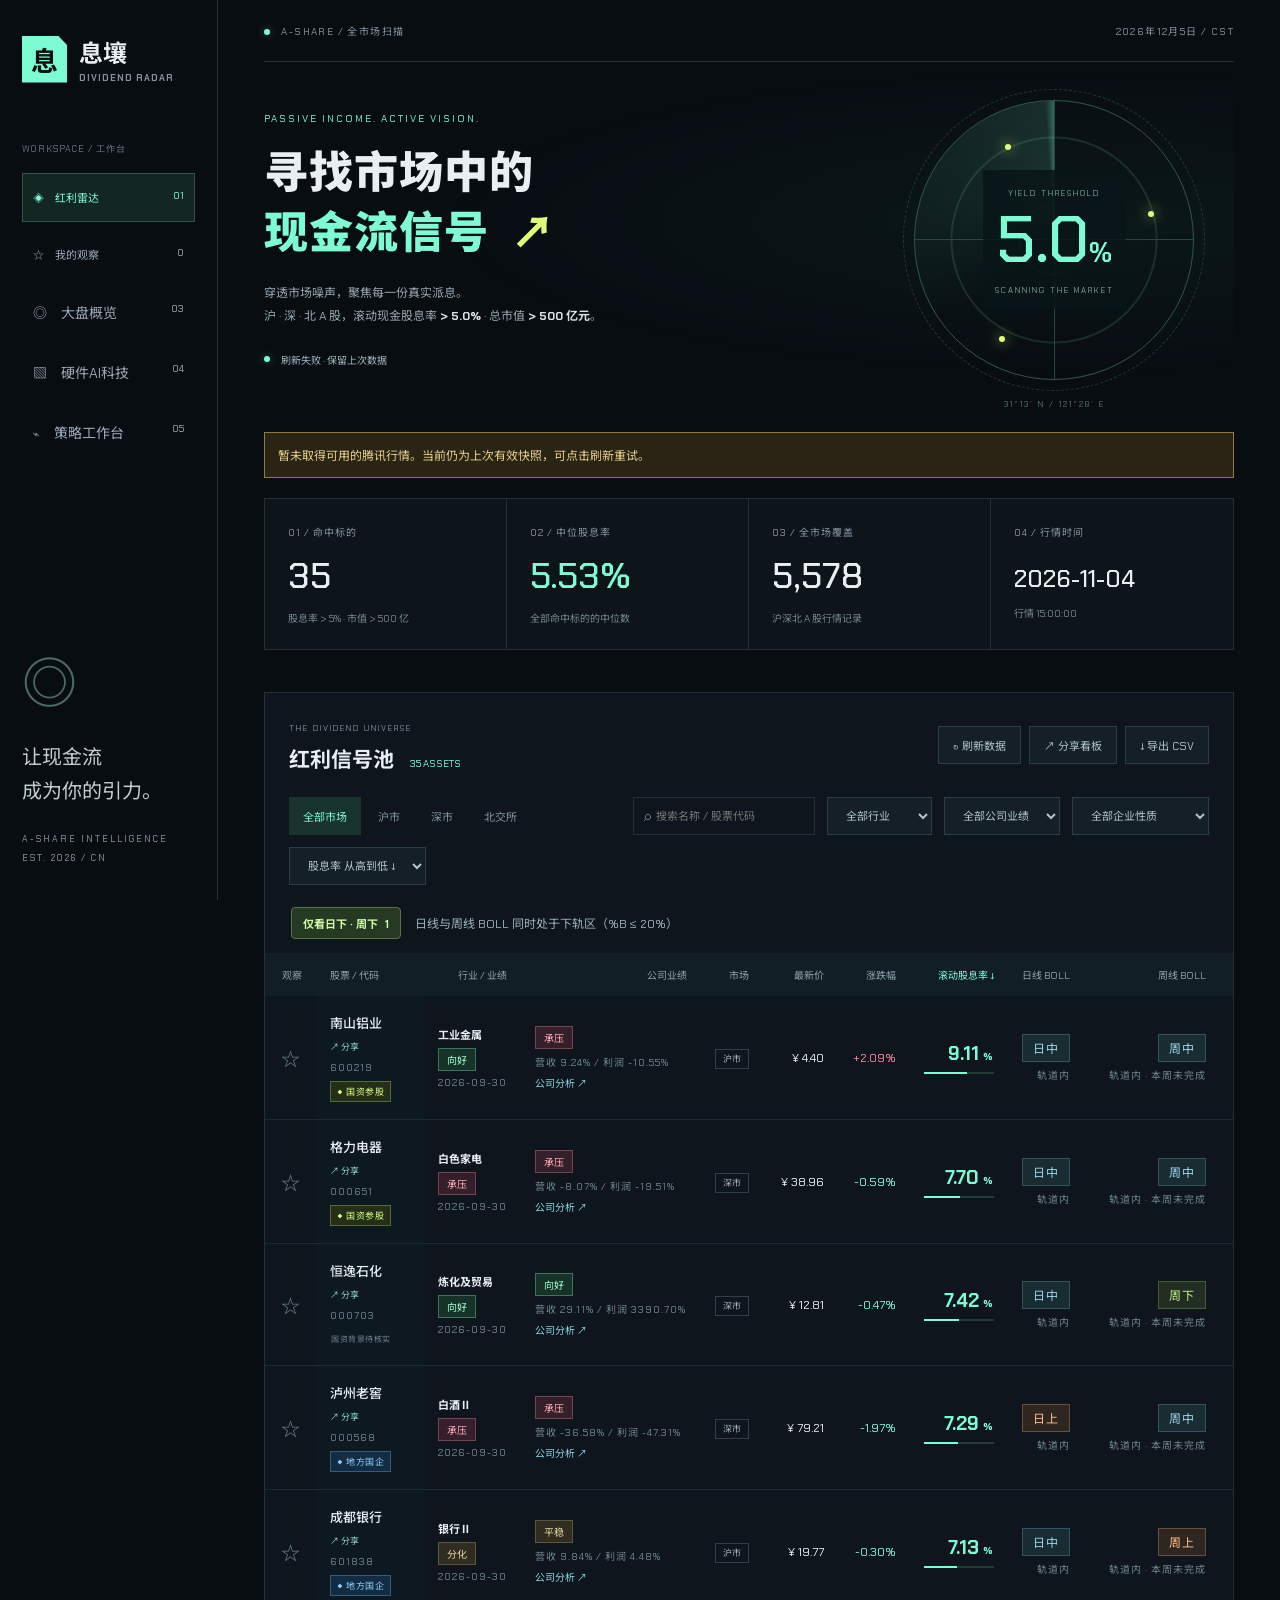
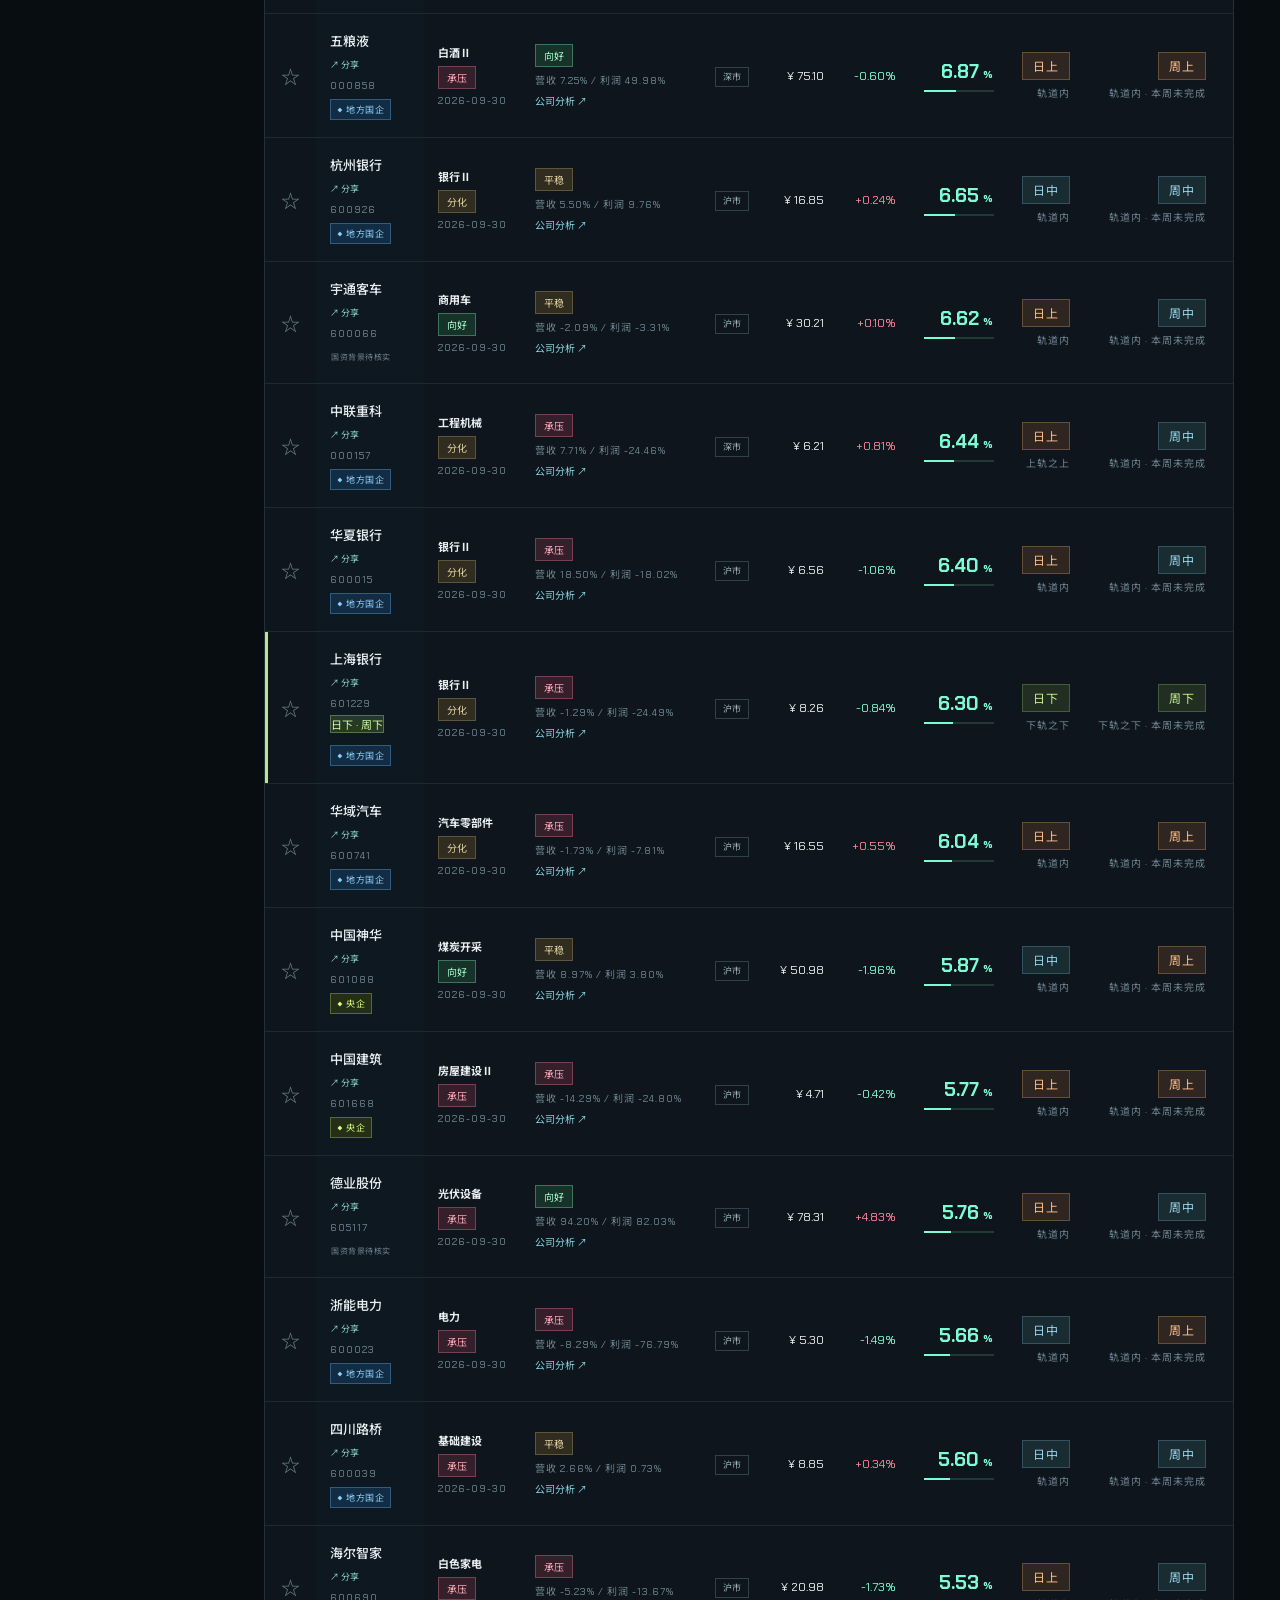
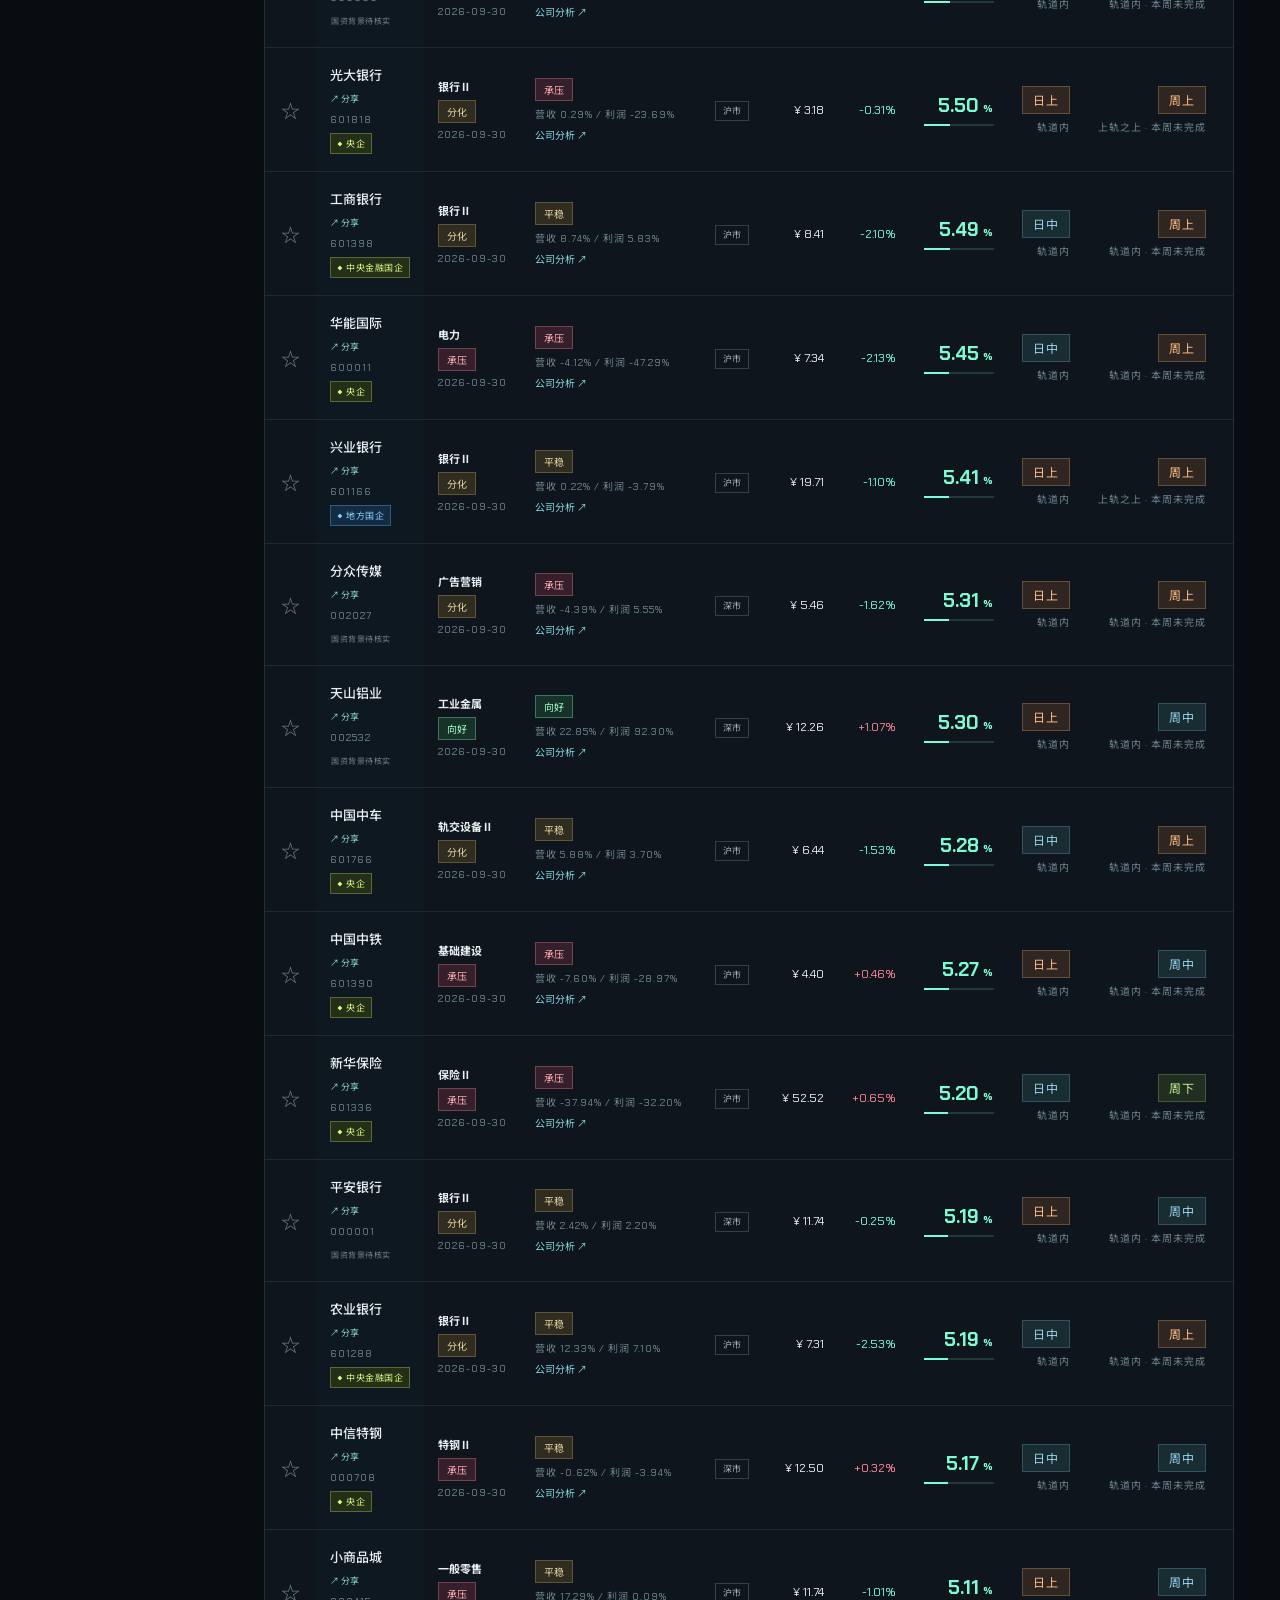
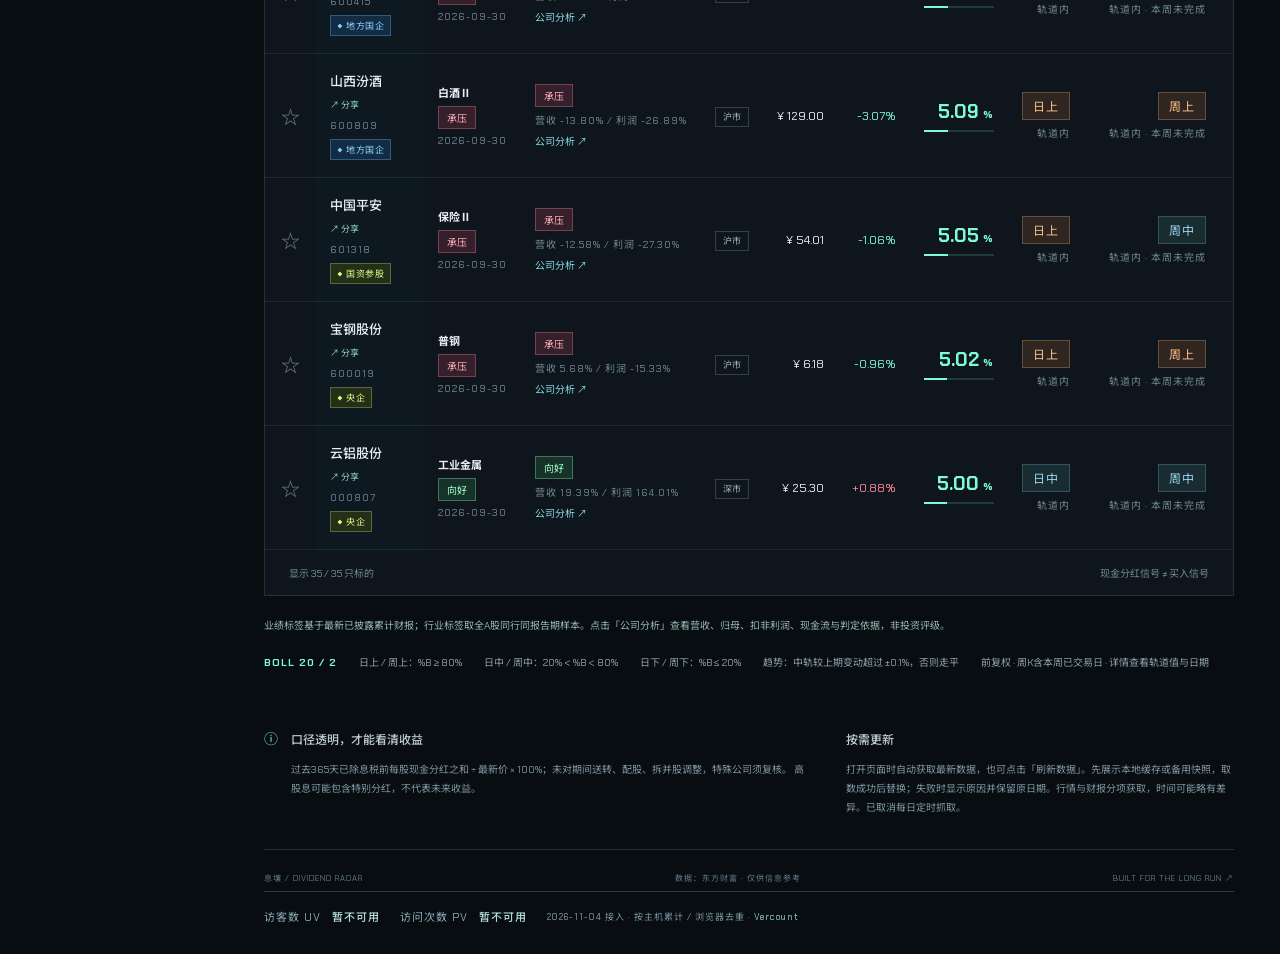
<file: index.html>
<!doctype html>
<html lang="zh-CN"><head><meta charset="UTF-8"><meta name="viewport" content="width=device-width,initial-scale=1"><meta name="theme-color" content="#080d12"><title>息壤 DIVIDEND RADAR · A股红利看板</title><link rel="stylesheet" href="style.css?v=double-low-1"></head>
<body><div class="shell"><aside><a class="logo" href="./"><b>息</b><span>息壤<small>DIVIDEND RADAR</small></span></a><div class="side-label">WORKSPACE / 工作台</div><button class="nav active" id="all">◈　红利雷达 <span>01</span></button><button class="nav" id="favorites">☆　我的观察 <span id="favCount">0</span></button><a class="nav" href="market.html">◎　大盘概览 <span>03</span></a><a class="nav" href="hardware.html">▧　硬件AI科技 <span>04</span></a><a class="nav" href="strategy.html">⌁　策略工作台 <span>05</span></a><div class="side-bottom"><div class="orbit">◎</div><p>让现金流<br>成为你的引力。</p><small>A-SHARE INTELLIGENCE<br>EST. 2026 / CN</small></div></aside><main><header><span><i class="dot"></i> A-SHARE / 全市场扫描</span><span id="clock"></span></header><section class="hero"><div><div class="eyebrow">PASSIVE INCOME. ACTIVE VISION.</div><h1>寻找市场中的<br><em>现金流信号<span>↗</span></em></h1><p>穿透市场噪声，聚焦每一份真实派息。<br>沪 · 深 · 北 A 股，滚动现金股息率 <strong>&gt; 5.0%</strong> · 总市值 <strong>&gt; 500 亿元</strong>。</p><div class="signal"><span class="dot"></span><span id="status">正在连接数据快照…</span></div></div><div class="radar" aria-hidden="true"><div class="sweep"></div><div class="cross"></div><span class="blip b1"></span><span class="blip b2"></span><span class="blip b3"></span><div class="radar-center"><small>YIELD THRESHOLD</small><b>5.0<span>%</span></b><small>SCANNING THE MARKET</small></div><label>31°13′ N / 121°28′ E</label></div></section><div id="alert" role="status"></div><section class="stats"><article><small>01 / 命中标的</small><b id="count">—</b><span>股息率 &gt; 5% · 市值 &gt; 500 亿</span></article><article><small>02 / 中位股息率</small><b id="median" class="cyan">—</b><span>全部命中标的的中位数</span></article><article><small>03 / 全市场覆盖</small><b id="universe">—</b><span>沪深北 A 股行情记录</span></article><article><small>04 / 行情时间</small><b id="date" class="date">—</b><span id="update">打开页面自动刷新</span></article></section><section class="board"><div class="board-title"><div><span class="eyebrow">THE DIVIDEND UNIVERSE</span><h2 id="boardTitle">红利信号池 <span id="resultCount"></span></h2></div><div class="board-actions"><button id="refreshData">↻ 刷新数据</button><button id="shareBoard" disabled>↗ 分享看板</button><button id="export">↓ 导出 CSV</button></div></div><div class="toolbar"><div class="tabs" id="markets"><button class="selected" data-market="全部">全部市场</button><button data-market="沪市">沪市</button><button data-market="深市">深市</button><button data-market="北交所">北交所</button></div><label class="search">⌕ <input id="search" placeholder="搜索名称 / 股票代码" aria-label="搜索股票"></label><select id="industryFilter" aria-label="行业筛选"><option value="all">全部行业</option></select><select id="financialFilter" aria-label="公司业绩筛选"><option value="all">全部公司业绩</option><option value="向好">业绩向好</option><option value="平稳">业绩平稳</option><option value="承压">业绩承压</option><option value="亏损">亏损</option><option value="扭亏">扭亏</option></select><select id="ownerFilter" aria-label="企业性质筛选"><option value="all">全部企业性质</option><option value="state">◆ 仅看已标注国资</option><option value="央企">央企</option><option value="中央金融国企">中央金融国企</option><option value="地方国企">地方国企</option><option value="国资参股">国资参股</option><option value="国资背景">其他国资背景</option></select><select id="sort" aria-label="排序"><option value="yield">股息率 从高到低 ↓</option><option value="cap">总市值 从大到小 ↓</option><option value="name">代码 从小到大 ↑</option></select></div><div class="boll-focus"><button id="doubleLowFilter" type="button" aria-pressed="false" disabled>仅看日下 · 周下 <span id="doubleLowCount">—</span></button><span>日线与周线 BOLL 同时处于下轨区（%B ≤ 20%）</span></div><div class="table-scroll"><table><thead><tr><th>观察</th><th>股票 / 代码</th><th>行业 / 业绩</th><th>公司业绩</th><th>市场</th><th>最新价</th><th>涨跌幅</th><th class="cyan">滚动股息率 ↓</th><th>日线 BOLL</th><th>周线 BOLL</th><th>当前趋势</th><th>近一年每股派息</th><th>PE / TTM</th><th>市值 / 亿</th><th>详情</th></tr></thead><tbody id="rows"></tbody></table></div><div id="empty" hidden>暂无匹配标的，请调整筛选条件。</div><div class="table-footer"><span id="showing">等待数据</span><span>现金分红信号 ≠ 买入信号</span></div></section><div class="financial-legend">业绩标签基于最新已披露累计财报；行业标签取全A股同行同报告期样本。点击「公司分析」查看营收、归母、扣非利润、现金流与判定依据，非投资评级。</div><div class="boll-legend"><b>BOLL 20 / 2</b><span>日上 / 周上：%B ≥ 80%</span><span>日中 / 周中：20% &lt; %B &lt; 80%</span><span>日下 / 周下：%B ≤ 20%</span><span>趋势：中轨较上期变动超过 ±0.1%，否则走平</span><span>前复权 · 周K含本周已交易日 · 详情查看轨道值与日期</span></div><section class="notes"><div><span>ⓘ</span><h3>口径透明，才能看清收益</h3><p id="method">过去 365 天已除息税前每股现金分红之和 ÷ 最新价 × 100%。未对送转、配股等股本变化调整，特殊公司须复核。高股息可能包含一次性特别分红，不代表未来收益。企业性质按源站公司资料标注，可在详情中查看实控人与依据；待核实不代表无国资参股。</p></div><div><h3>按需更新</h3><p>打开页面时自动获取最新数据，也可点击「刷新数据」。先展示本地缓存或备用快照，取数成功后替换；失败时显示原因并保留原日期。行情与财报分项获取，时间可能略有差异。已取消每日定时抓取。</p></div></section><footer><span>息壤 / DIVIDEND RADAR</span><span>数据：东方财富 · 仅供信息参考</span><span>BUILT FOR THE LONG RUN ↗</span><div class="visitor-stats" aria-label="网站访问统计"><span>访客数 UV <b id="vercount_value_site_uv">加载中</b></span><span>访问次数 PV <b id="vercount_value_site_pv">加载中</b></span><small>2026-11-04 接入 · 按主机累计 / 浏览器去重 · <a href="https://vercount.one/" target="_blank" rel="noopener">Vercount</a></small></div></footer></main></div><dialog id="detail"><button id="closeDetail">关闭 ×</button><div id="detailBody"></div></dialog><dialog id="shareDialog" aria-labelledby="shareTitle"><div class="share-heading"><h2 id="shareTitle">分享图片</h2><button id="closeShare" aria-label="关闭分享">关闭 ×</button></div><p id="shareStatus" role="status"></p><div class="share-image-wrap"><img id="shareImage" hidden alt="分享图片预览"></div><div class="share-actions"><a id="downloadShare" class="download-share" hidden>↓ 保存图片 PNG</a><button id="nativeShare" hidden>↗ 系统分享</button></div><p class="share-hint">图片包含公开行情与财报摘要；请核对图上的数据日期。</p></dialog><script src="live-data.js?v=20261113-dividend-fallback"></script><script src="share.js"></script><script src="app.js?v=double-low-1"></script><script src="visitor-count.js?v=1" defer></script><script src="dialog-dismiss.js?v=1" defer></script></body></html>
</file>
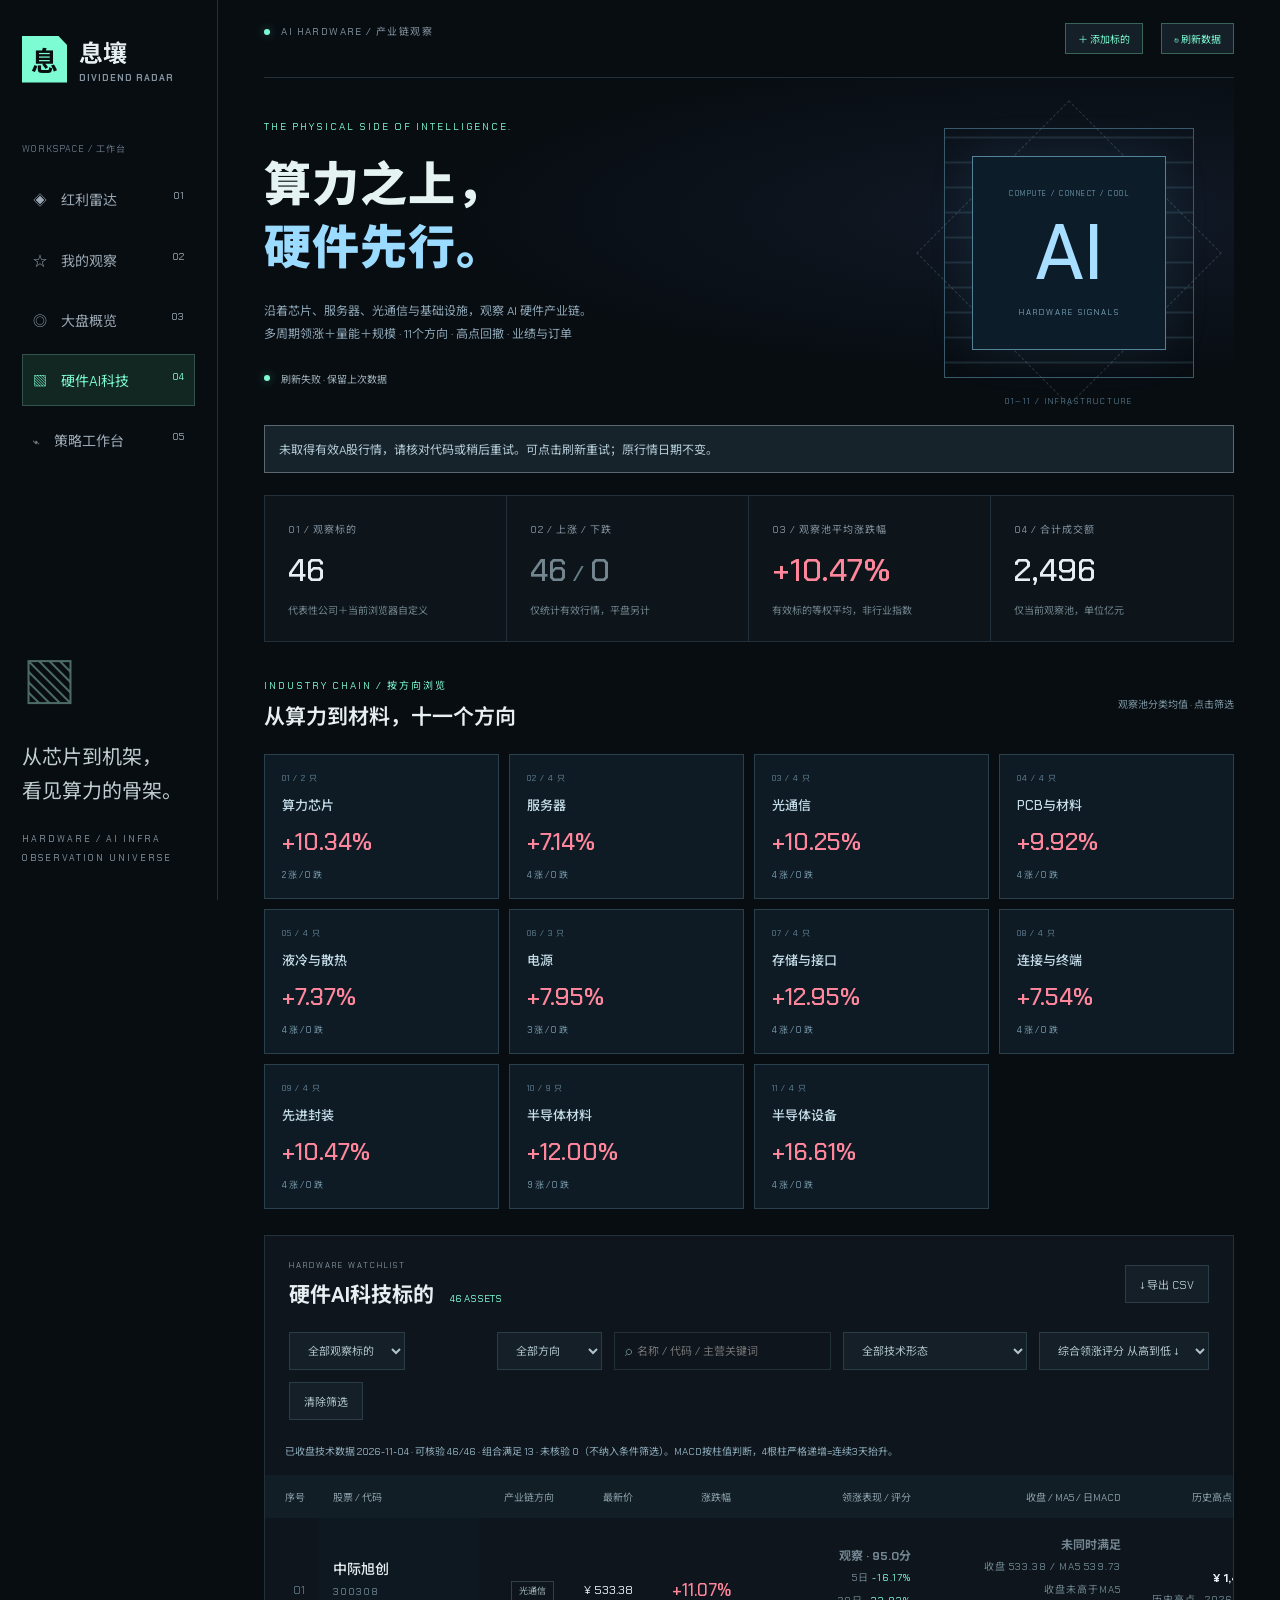
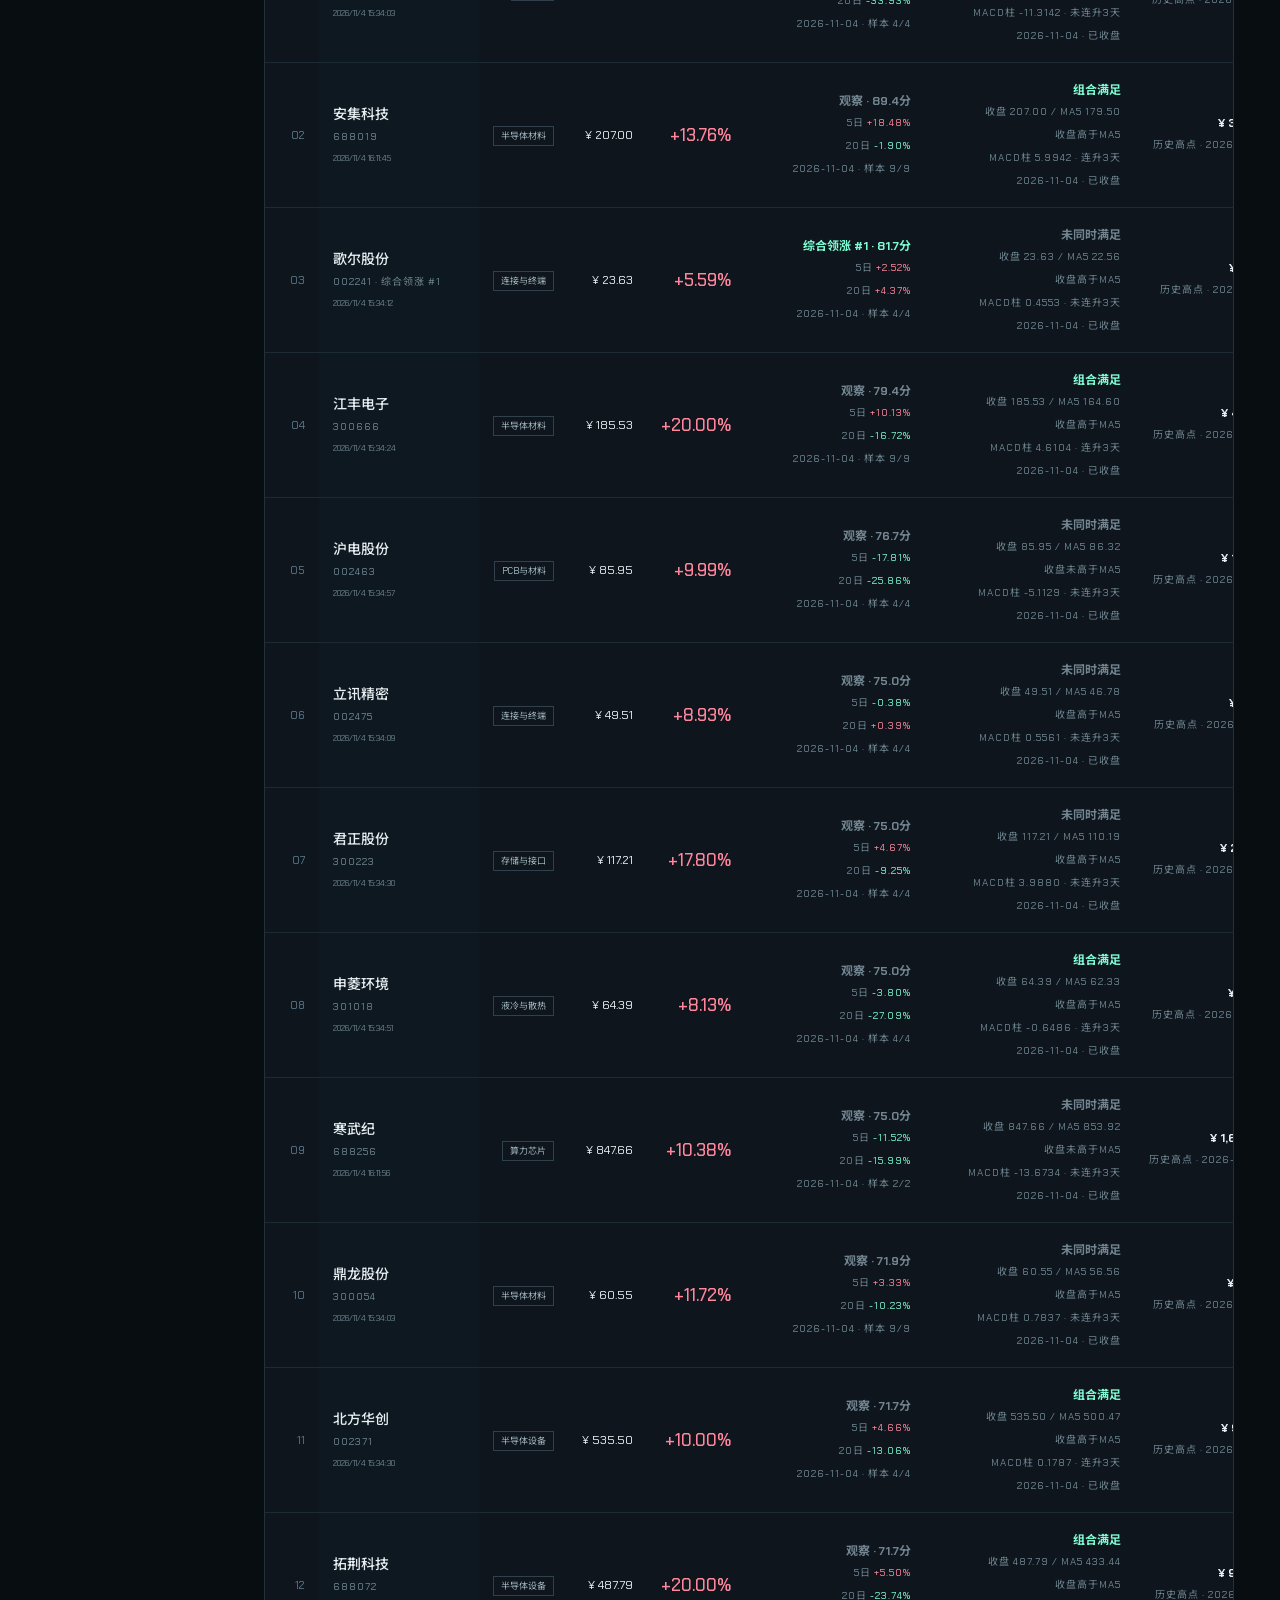
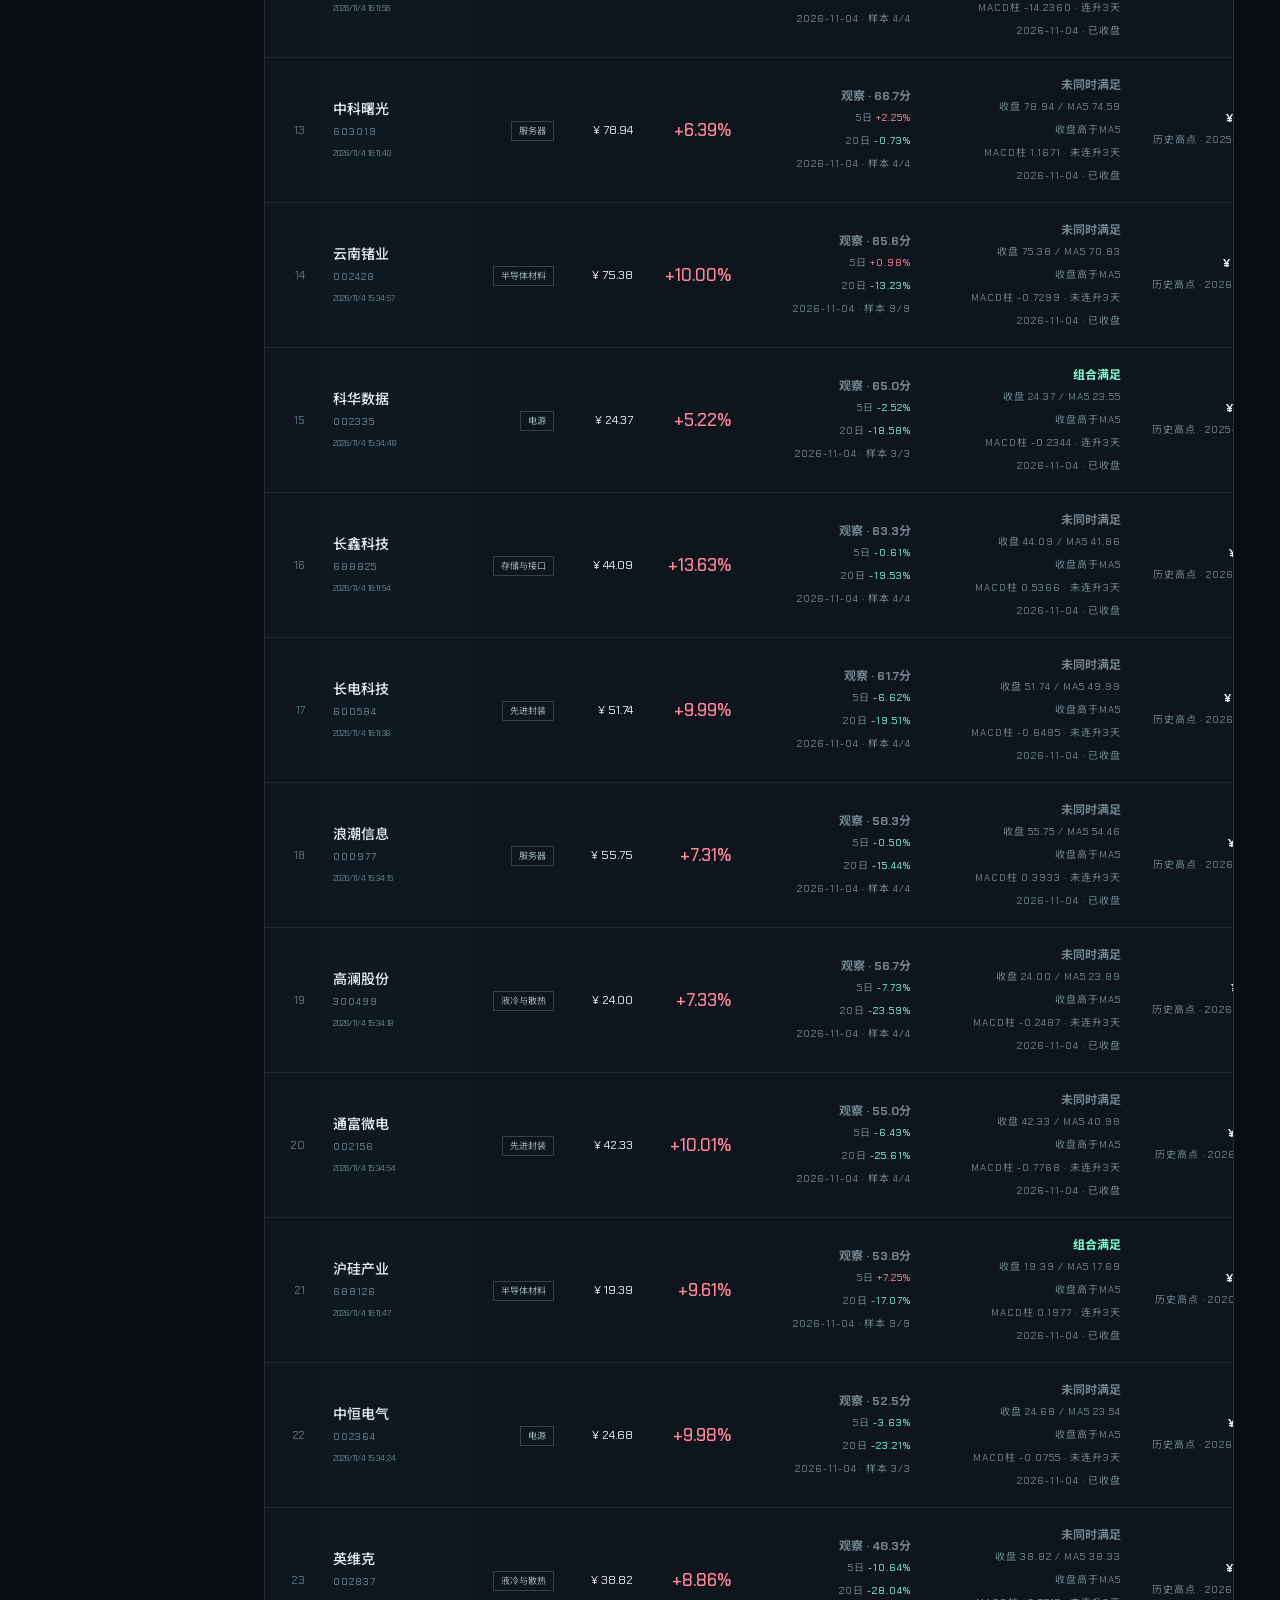
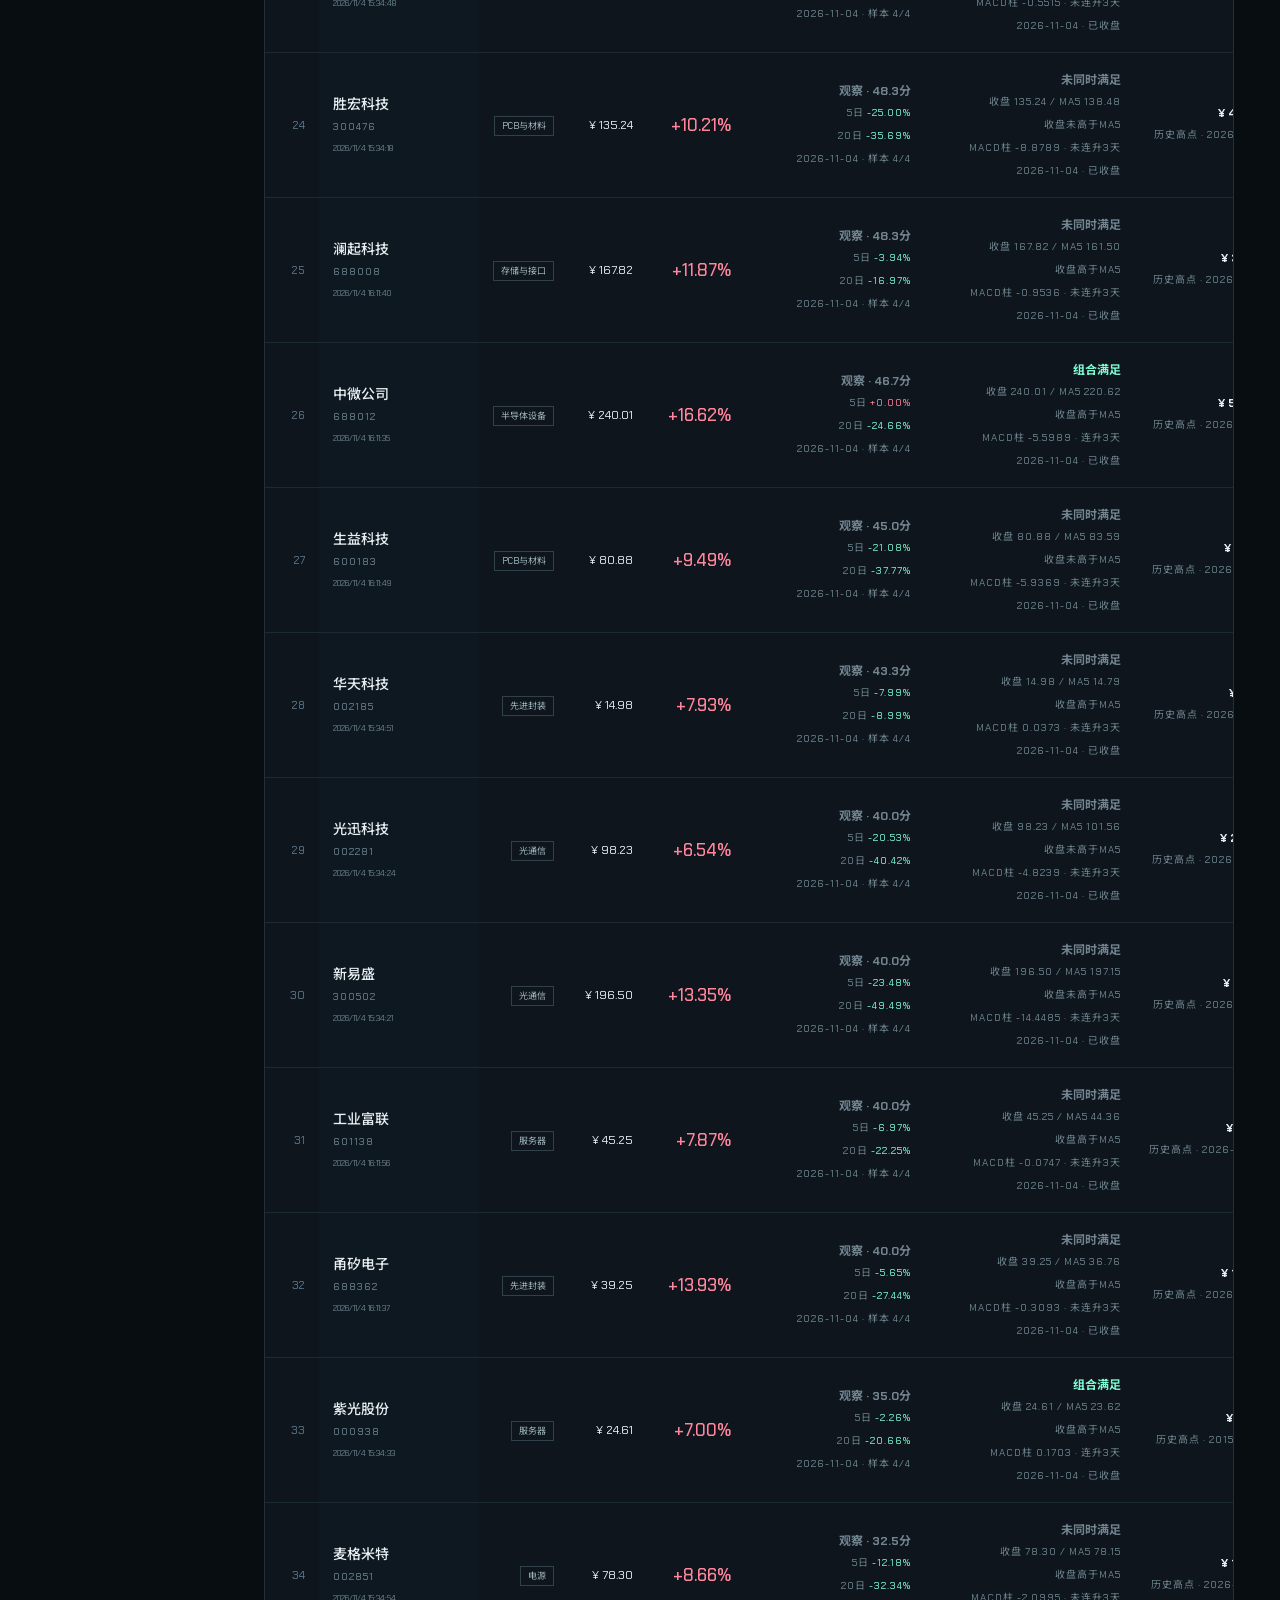
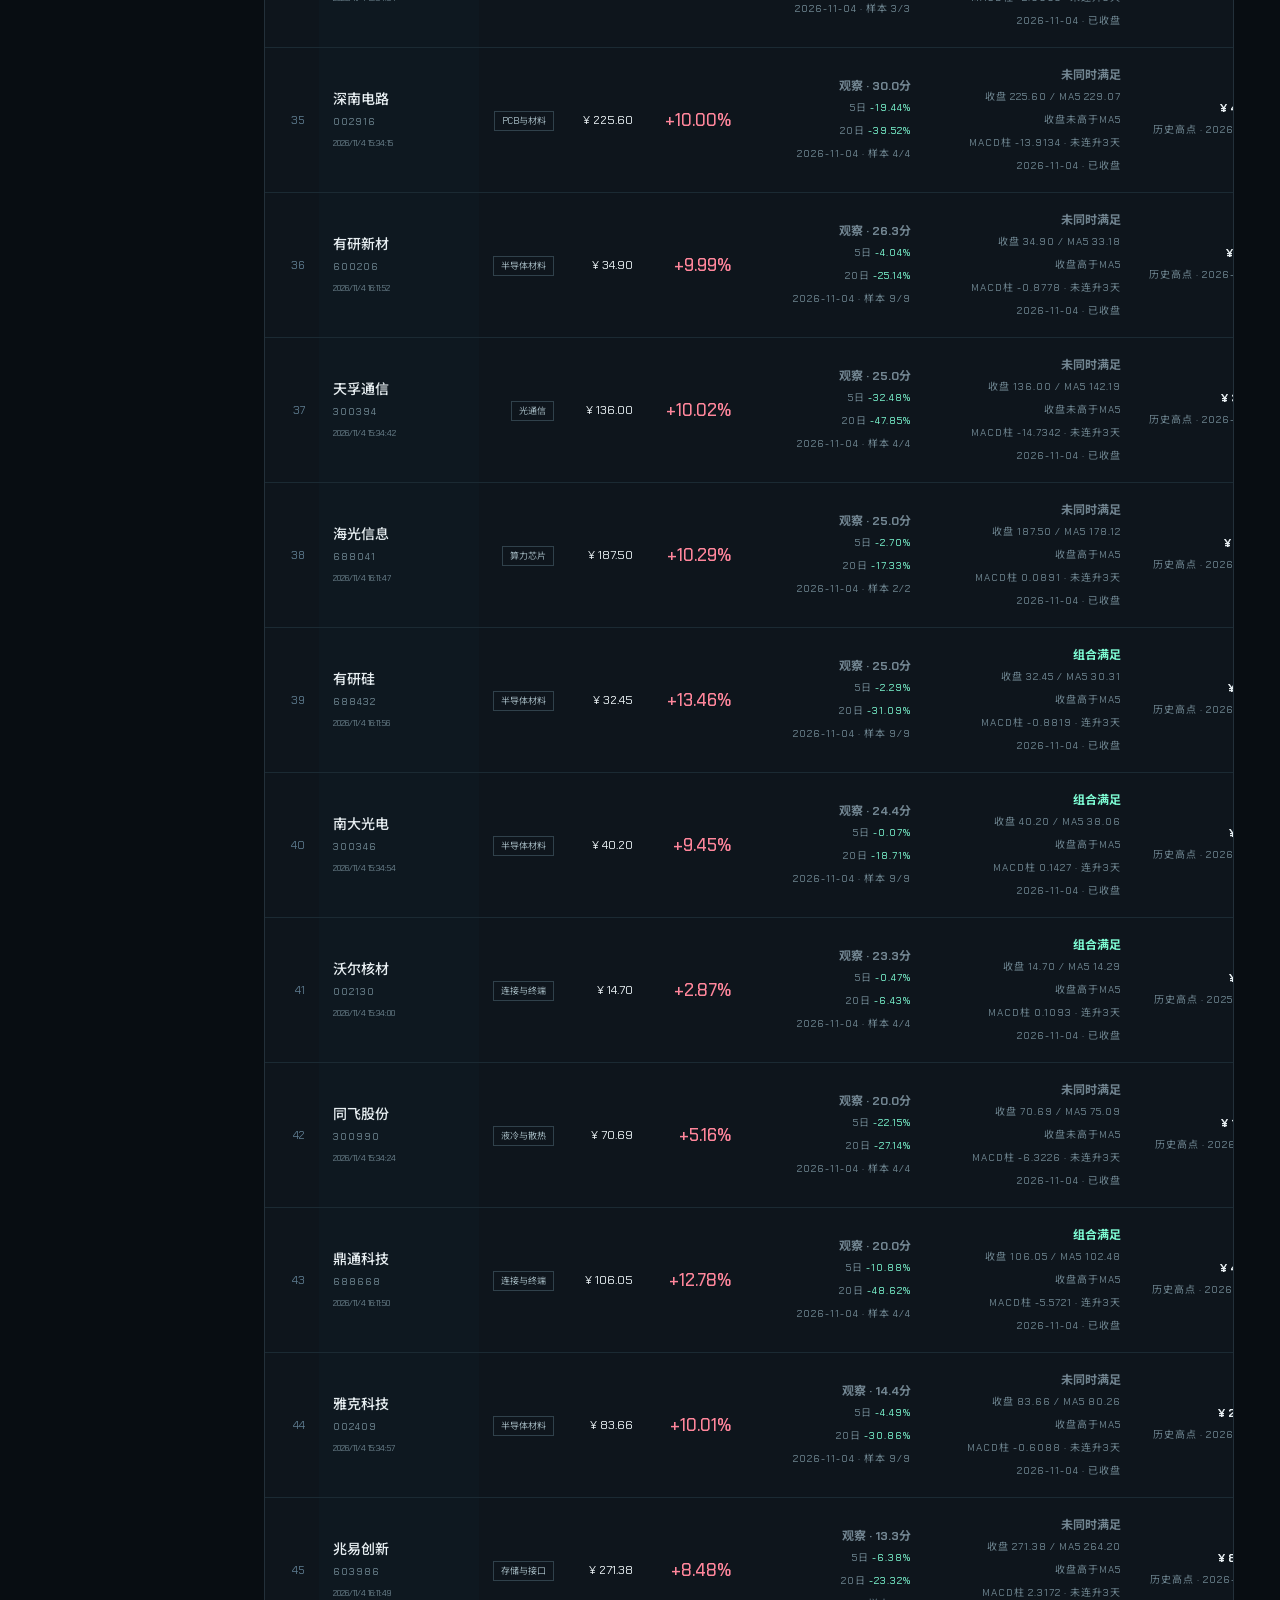
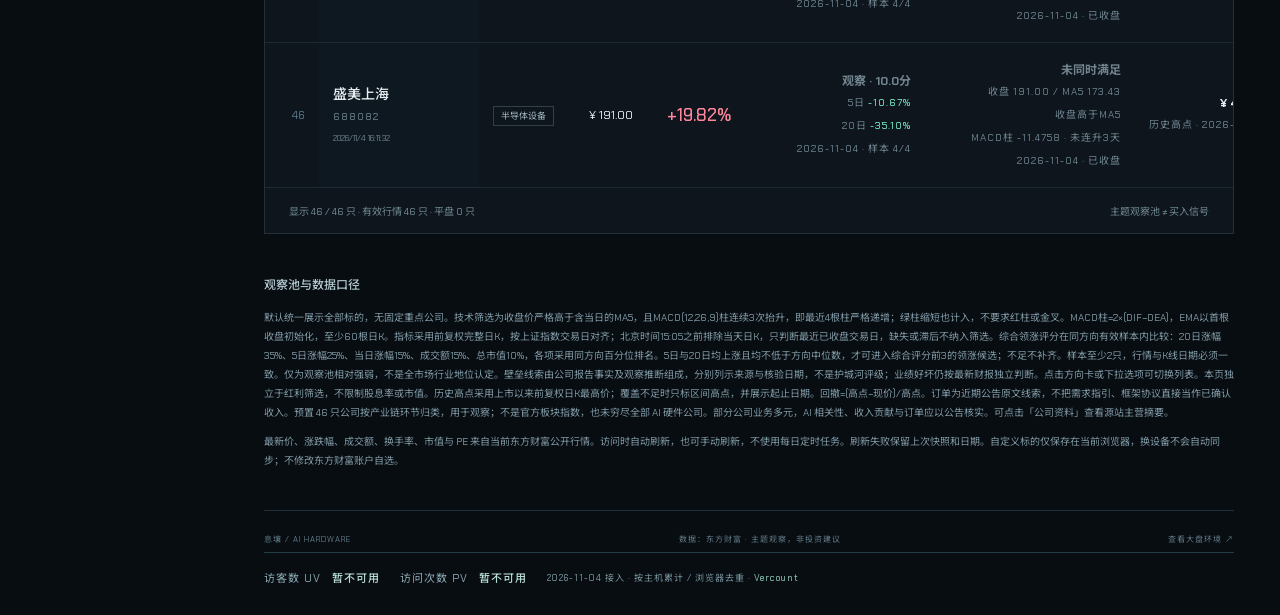
<file: hardware.html>
<!doctype html>
<html lang="zh-CN"><head><meta charset="utf-8"><meta name="viewport" content="width=device-width,initial-scale=1"><meta name="theme-color" content="#080d12"><title>硬件AI科技 · 息壤工作台</title><link rel="stylesheet" href="style.css?v=20261104-visitors"><link rel="stylesheet" href="market.css"><link rel="stylesheet" href="hardware.css?v=7"></head>
<body><div class="shell"><aside><a class="logo" href="./"><b>息</b><span>息壤<small>DIVIDEND RADAR</small></span></a><div class="side-label">WORKSPACE / 工作台</div><a class="nav" href="./">◈　红利雷达 <span>01</span></a><a class="nav" href="./#favorites">☆　我的观察 <span>02</span></a><a class="nav" href="market.html">◎　大盘概览 <span>03</span></a><a class="nav active" href="hardware.html" aria-current="page">▧　硬件AI科技 <span>04</span></a><a class="nav" href="strategy.html">⌁　策略工作台 <span>05</span></a><div class="side-bottom"><div class="orbit">▧</div><p>从芯片到机架，<br>看见算力的骨架。</p><small>HARDWARE / AI INFRA<br>OBSERVATION UNIVERSE</small></div></aside>
<main><header><span><i class="dot"></i> AI HARDWARE / 产业链观察</span><div class="market-header-actions"><button id="addHardware">＋ 添加标的</button><button id="refreshHardware">↻ 刷新数据</button></div></header><section class="hardware-hero"><div><div class="eyebrow">THE PHYSICAL SIDE OF INTELLIGENCE.</div><h1>算力之上，<br><em>硬件先行。</em></h1><p>沿着芯片、服务器、光通信与基础设施，观察 AI 硬件产业链。<br>多周期领涨＋量能＋规模 · 11个方向 · 高点回撤 · 业绩与订单</p><div class="signal"><span class="dot"></span><span id="hardwareState">正在载入观察池…</span></div></div><div class="chip-art" aria-hidden="true"><div class="chip-pins"></div><div class="chip-core"><small>COMPUTE / CONNECT / COOL</small><b>AI</b><span>HARDWARE SIGNALS</span></div><label>01—11 / INFRASTRUCTURE</label></div></section><div id="hardwareAlert" role="status"></div>
<section class="stats hardware-stats"><article><small>01 / 观察标的</small><b id="hardwareCount">—</b><span>代表性公司＋当前浏览器自定义</span></article><article><small>02 / 上涨 / 下跌</small><b id="hardwareBreadth">—</b><span>仅统计有效行情，平盘另计</span></article><article><small>03 / 观察池平均涨跌幅</small><b id="hardwareMean">—</b><span>有效标的等权平均，非行业指数</span></article><article><small>04 / 合计成交额</small><b id="hardwareAmount">—</b><span>仅当前观察池，单位亿元</span></article></section>
<section class="hardware-segments"><div class="panel-heading"><div><div class="eyebrow">INDUSTRY CHAIN / 按方向浏览</div><h2>从算力到材料，十一个方向</h2></div><span>观察池分类均值 · 点击筛选</span></div><div id="segmentCards" class="segment-cards"></div></section>
<section class="board hardware-board"><div class="board-title"><div><div class="eyebrow">HARDWARE WATCHLIST</div><h2>硬件AI科技标的 <span id="hardwareResults"></span></h2></div><button id="exportHardware">↓ 导出 CSV</button></div><div class="toolbar"><select id="leaderMode" aria-label="龙头显示范围"><option value="all">全部观察标的</option><option value="leaders">综合领涨候选</option></select><select id="hardwareGroup" aria-label="产业链方向"><option value="all">全部方向</option></select><label class="search">⌕ <input id="hardwareSearch" placeholder="名称 / 代码 / 主营关键词" aria-label="搜索硬件标的"></label><select id="technicalFilter" aria-label="技术条件筛选"><option value="all">全部技术形态</option><option value="ma5macd">收盘&gt;MA5＋MACD连升3天</option></select><select id="hardwareSort" aria-label="硬件标的排序"><option value="leaderScore">综合领涨评分 从高到低 ↓</option><option value="change">涨跌幅 从高到低 ↓</option><option value="amount">成交额 从高到低 ↓</option><option value="cap">总市值 从大到小 ↓</option><option value="code">代码 从小到大 ↑</option></select><button id="clearHardwareFilter">清除筛选</button></div><p id="technicalScope" class="technical-scope" role="status"></p><div class="table-scroll"><table><thead><tr><th>序号</th><th>股票 / 代码</th><th>产业链方向</th><th>最新价</th><th>涨跌幅</th><th>领涨表现 / 评分</th><th>收盘 / MA5 / 日MACD</th><th>历史高点 / 前复权</th><th>距高点回撤</th><th>公司业绩</th><th>订单披露</th><th>壁垒线索</th><th>成交额 / 亿</th><th>总市值 / 亿</th><th>PE / TTM</th><th>换手率</th><th>公司资料</th><th>管理</th></tr></thead><tbody id="hardwareRows"></tbody></table></div><div id="hardwareEmpty" hidden>暂无匹配标的，请调整筛选条件。</div><div class="table-footer"><span id="hardwareShowing">等待数据</span><span>主题观察池 ≠ 买入信号</span></div></section>
<section class="market-method"><h3>观察池与数据口径</h3><p>默认统一展示全部标的，无固定重点公司。技术筛选为收盘价严格高于含当日的MA5，且MACD(12,26,9)柱连续3次抬升，即最近4根柱严格递增；绿柱缩短也计入，不要求红柱或金叉。MACD柱=2×(DIF−DEA)，EMA以首根收盘初始化，至少60根日K。指标采用前复权完整日K，按上证指数交易日对齐；北京时间15:05之前排除当天日K，只判断最近已收盘交易日，缺失或滞后不纳入筛选。综合领涨评分在同方向有效样本内比较：20日涨幅35%、5日涨幅25%、当日涨幅15%、成交额15%、总市值10%，各项采用同方向百分位排名。5日与20日均上涨且均不低于方向中位数，才可进入综合评分前3的领涨候选；不足不补齐。样本至少2只，行情与K线日期必须一致。仅为观察池相对强弱，不是全市场行业地位认定。壁垒线索由公司报告事实及观察推断组成，分别列示来源与核验日期，不是护城河评级；业绩好坏仍按最新财报独立判断。点击方向卡或下拉选项可切换列表。本页独立于红利筛选，不限制股息率或市值。历史高点采用上市以来前复权日K最高价；覆盖不足时只标区间高点，并展示起止日期。回撤=(高点−现价)/高点。订单为近期公告原文线索，不把需求指引、框架协议直接当作已确认收入。预置 46 只公司按产业链环节归类，用于观察；不是官方板块指数，也未穷尽全部 AI 硬件公司。部分公司业务多元，AI 相关性、收入贡献与订单应以公告核实。可点击「公司资料」查看源站主营摘要。</p><p>最新价、涨跌幅、成交额、换手率、市值与 PE 来自当前东方财富公开行情。访问时自动刷新，也可手动刷新，不使用每日定时任务。刷新失败保留上次快照和日期。自定义标的仅保存在当前浏览器，换设备不会自动同步；不修改东方财富账户自选。</p></section><footer><span>息壤 / AI HARDWARE</span><span>数据：东方财富 · 主题观察，非投资建议</span><a href="market.html">查看大盘环境 ↗</a><div class="visitor-stats" aria-label="网站访问统计"><span>访客数 UV <b id="vercount_value_site_uv">加载中</b></span><span>访问次数 PV <b id="vercount_value_site_pv">加载中</b></span><small>2026-11-04 接入 · 按主机累计 / 浏览器去重 · <a href="https://vercount.one/" target="_blank" rel="noopener">Vercount</a></small></div></footer></main></div>
<dialog id="hardwareAddDialog" aria-labelledby="hardwareAddTitle"><form id="hardwareAddForm"><div class="share-heading"><h2 id="hardwareAddTitle">添加观察标的</h2><button type="button" id="closeHardwareAdd">关闭 ×</button></div><p>输入 A 股六位代码，系统将查询名称和最新行情。</p><label class="hardware-field">股票代码<input id="newHardwareCode" inputmode="numeric" pattern="[0-9]{6}" maxlength="6" required placeholder="例如 300308" autocomplete="off"></label><label class="hardware-field">观察方向<select id="newHardwareGroup" required></select></label><p id="hardwareAddMessage" role="status"></p><button id="confirmHardwareAdd" type="submit">查询并添加</button><p>自定义分类由你选择，新增标的仅保存在当前浏览器。</p></form></dialog>
<dialog id="hardwareDetail" aria-labelledby="hardwareDetailTitle"><button id="closeHardwareDetail">关闭 ×</button><div id="hardwareDetailBody"></div></dialog><script src="hardware-metrics.js?v=4"></script><script src="live-data.js?v=20261113-public-market"></script><script src="hardware.js?v=6"></script><script src="visitor-count.js?v=1" defer></script><script src="dialog-dismiss.js?v=1" defer></script></body></html>
</file>
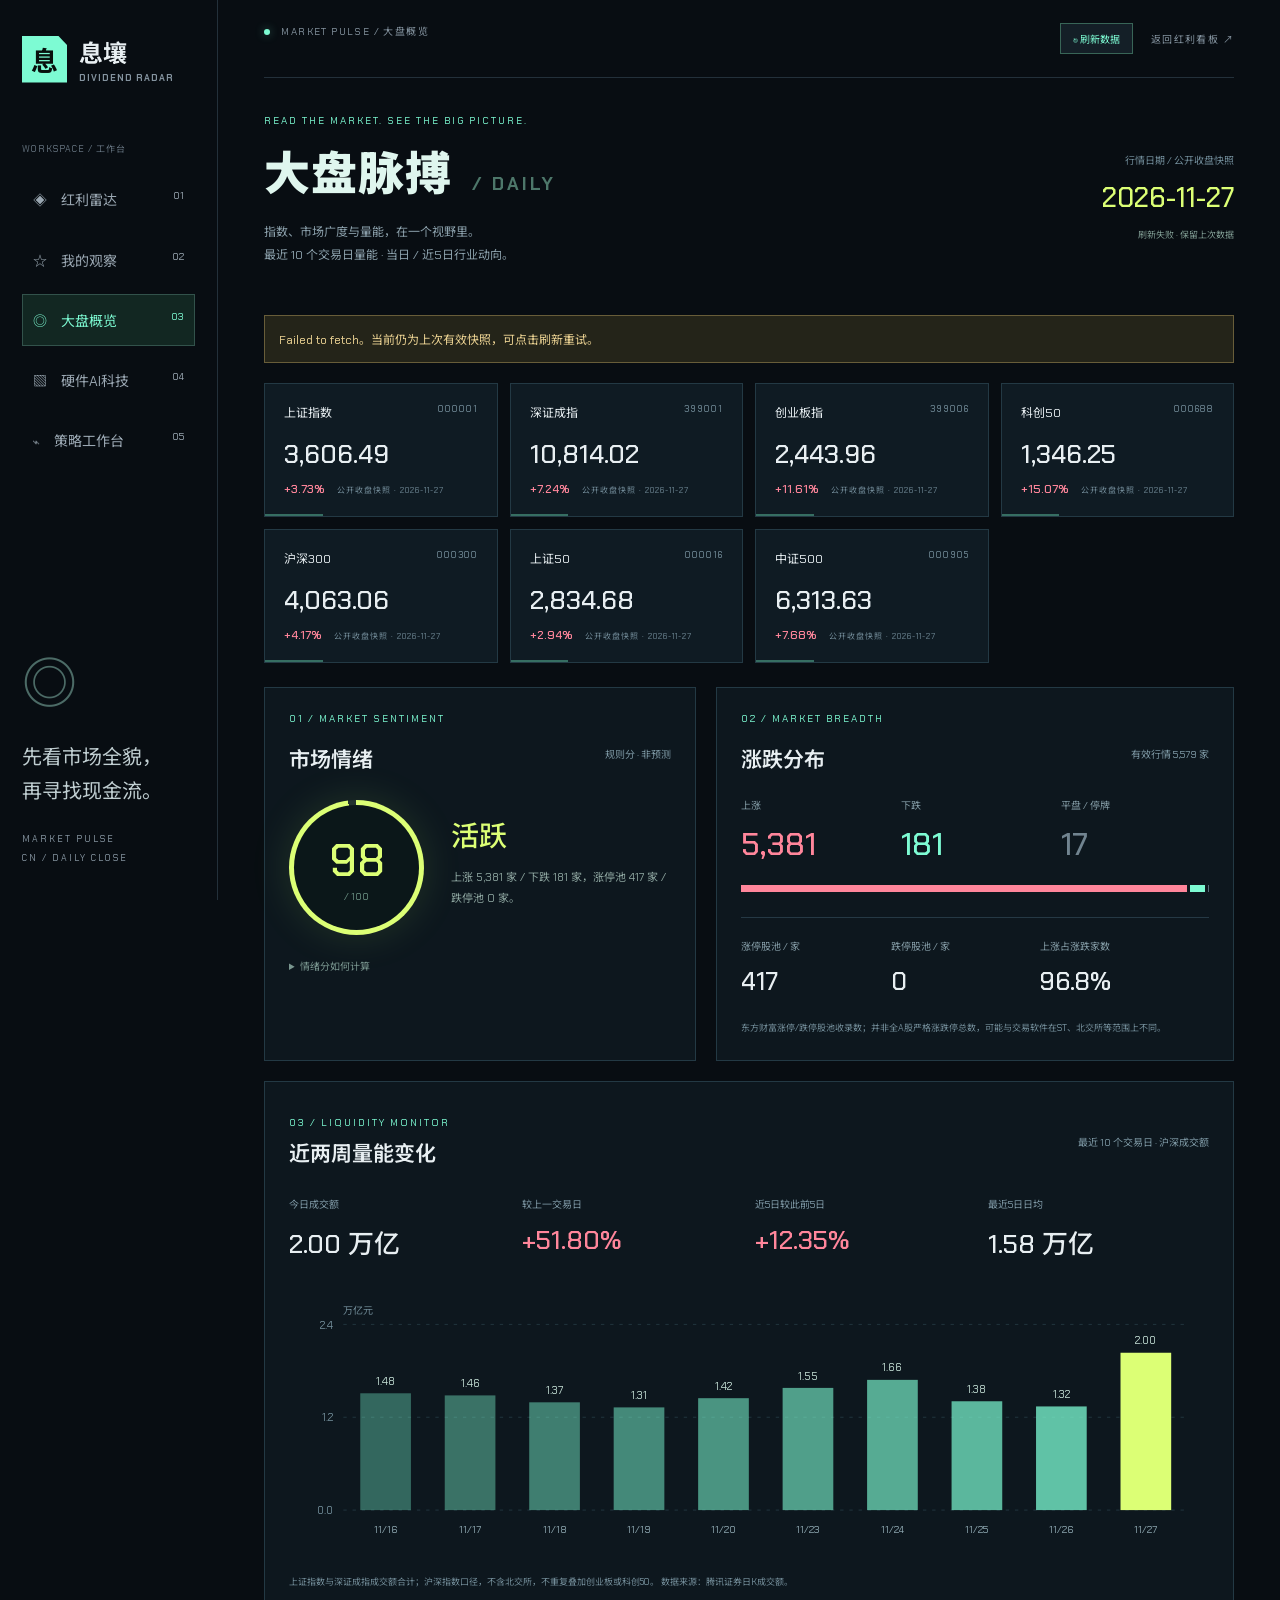
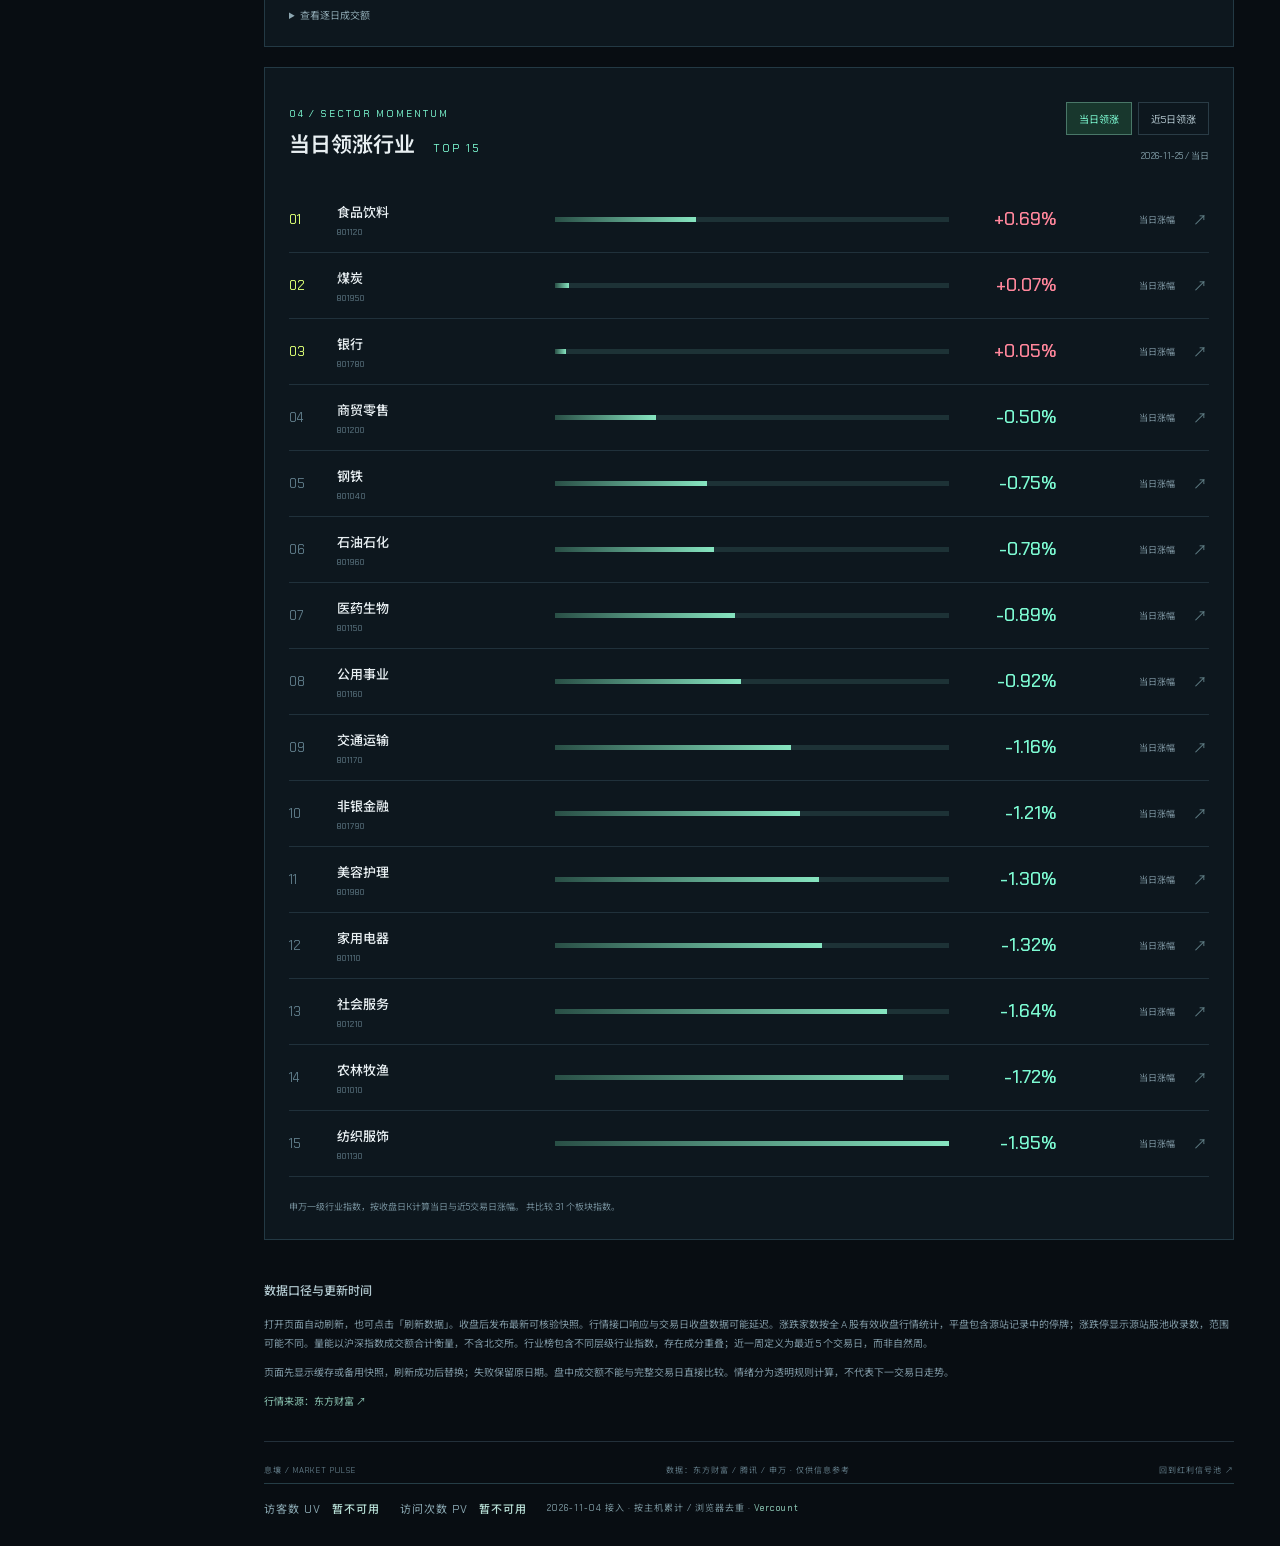
<file: market.html>
<!doctype html>
<html lang="zh-CN"><head><meta charset="utf-8"><meta name="viewport" content="width=device-width,initial-scale=1"><meta name="theme-color" content="#080d12"><title>大盘概览 · 息壤 DIVIDEND RADAR</title><link rel="stylesheet" href="style.css?v=20261104-visitors"><link rel="stylesheet" href="market.css?v=20261104-periods"></head>
<body><div class="shell"><aside><a class="logo" href="./"><b>息</b><span>息壤<small>DIVIDEND RADAR</small></span></a><div class="side-label">WORKSPACE / 工作台</div><a class="nav" href="./">◈　红利雷达 <span>01</span></a><a class="nav" href="./#favorites">☆　我的观察 <span>02</span></a><a class="nav active" href="market.html" aria-current="page">◎　大盘概览 <span>03</span></a><a class="nav" href="hardware.html">▧　硬件AI科技 <span>04</span></a><a class="nav" href="strategy.html">⌁　策略工作台 <span>05</span></a><div class="side-bottom"><div class="orbit">◎</div><p>先看市场全貌，<br>再寻找现金流。</p><small>MARKET PULSE<br>CN / DAILY CLOSE</small></div></aside>
<main><header><span><i class="dot"></i> MARKET PULSE / 大盘概览</span><div class="market-header-actions"><button id="refreshMarket">↻ 刷新数据</button><a href="./">返回红利看板 ↗</a></div></header><section class="market-hero"><div><div class="eyebrow">READ THE MARKET. SEE THE BIG PICTURE.</div><h1>大盘脉搏<span> / DAILY</span></h1><p>指数、市场广度与量能，在一个视野里。<br>最近 10 个交易日量能 · 当日 / 近5日行业动向。</p></div><div class="market-date"><small>行情日期 / 最新快照</small><b id="marketDate">—</b><span id="marketState">正在载入数据…</span></div></section><div id="marketAlert" role="status"></div>
<section class="index-grid" id="indices" aria-label="主要指数"></section>
<section class="market-overview"><article class="mood-panel"><div class="eyebrow">01 / MARKET SENTIMENT</div><div class="panel-heading"><h2>市场情绪</h2><span>规则分 · 非预测</span></div><div class="mood-body"><div class="mood-dial" id="moodDial"><div><b id="moodScore">—</b><small>/ 100</small></div></div><div><h3 id="moodLabel">待判断</h3><p id="moodSummary">等待同一交易日数据</p></div></div><details><summary>情绪分如何计算</summary><p id="moodMethod"></p></details></article><article class="breadth-panel"><div class="eyebrow">02 / MARKET BREADTH</div><div class="panel-heading"><h2>涨跌分布</h2><span id="breadthScope"></span></div><div class="breadth-numbers" id="breadthNumbers"></div><div class="breadth-bar" id="breadthBar" aria-hidden="true"></div><div class="limit-grid"><div><small>涨停股池 / 家</small><b id="limitUp">—</b></div><div><small>跌停股池 / 家</small><b id="limitDown">—</b></div><div><small>上涨占涨跌家数</small><b id="advanceShare">—</b></div></div><p class="market-footnote" id="limitScope"></p></article></section>
<section class="volume-panel"><div class="panel-heading"><div><div class="eyebrow">03 / LIQUIDITY MONITOR</div><h2>近两周量能变化</h2></div><span>最近 10 个交易日 · 沪深成交额</span></div><div class="volume-metrics" id="volumeMetrics"></div><div id="volumeChart" class="volume-chart"></div><p class="market-footnote" id="volumeScope"></p><details><summary>查看逐日成交额</summary><div class="table-scroll"><table><thead><tr><th>交易日</th><th>沪市 / 亿元</th><th>深市 / 亿元</th><th>合计 / 亿元</th></tr></thead><tbody id="volumeRows"></tbody></table></div></details></section>
<section class="sector-panel"><div class="panel-heading"><div><div class="eyebrow">04 / SECTOR MOMENTUM</div><h2 id="sectorTitle">当日领涨行业 <span>TOP 15</span></h2></div><div class="sector-period-picker"><div id="sectorPeriods" class="sector-periods"><button data-period="day" class="selected">当日领涨</button><button data-period="week">近5日领涨</button></div><span id="sectorWindow">当日行情</span></div></div><div class="sector-list" id="sectorList"></div><p class="market-footnote" id="sectorScope"></p></section>
<section class="market-method"><h3>数据口径与更新时间</h3><p>打开页面自动刷新，也可点击「刷新数据」。收盘后发布最新可核验快照。行情接口响应与交易日收盘数据可能延迟。涨跌家数按全 A 股有效收盘行情统计，平盘包含源站记录中的停牌；涨跌停显示源站股池收录数，范围可能不同。量能以沪深指数成交额合计衡量，不含北交所。行业榜包含不同层级行业指数，存在成分重叠；近一周定义为最近 5 个交易日，而非自然周。</p><p>页面先显示缓存或备用快照，刷新成功后替换；失败保留原日期。盘中成交额不能与完整交易日直接比较。情绪分为透明规则计算，不代表下一交易日走势。</p><a href="https://quote.eastmoney.com/center/" target="_blank" rel="noopener">行情来源：东方财富 ↗</a></section><footer><span>息壤 / MARKET PULSE</span><span>数据：东方财富 / 腾讯 / 申万 · 仅供信息参考</span><a href="./">回到红利信号池 ↗</a><div class="visitor-stats" aria-label="网站访问统计"><span>访客数 UV <b id="vercount_value_site_uv">加载中</b></span><span>访问次数 PV <b id="vercount_value_site_pv">加载中</b></span><small>2026-11-04 接入 · 按主机累计 / 浏览器去重 · <a href="https://vercount.one/" target="_blank" rel="noopener">Vercount</a></small></div></footer></main></div><script src="live-data.js?v=20261113-public-market"></script><script src="market.js?v=20261113-full-market-data"></script><script src="visitor-count.js?v=1" defer></script></body></html>
</file>
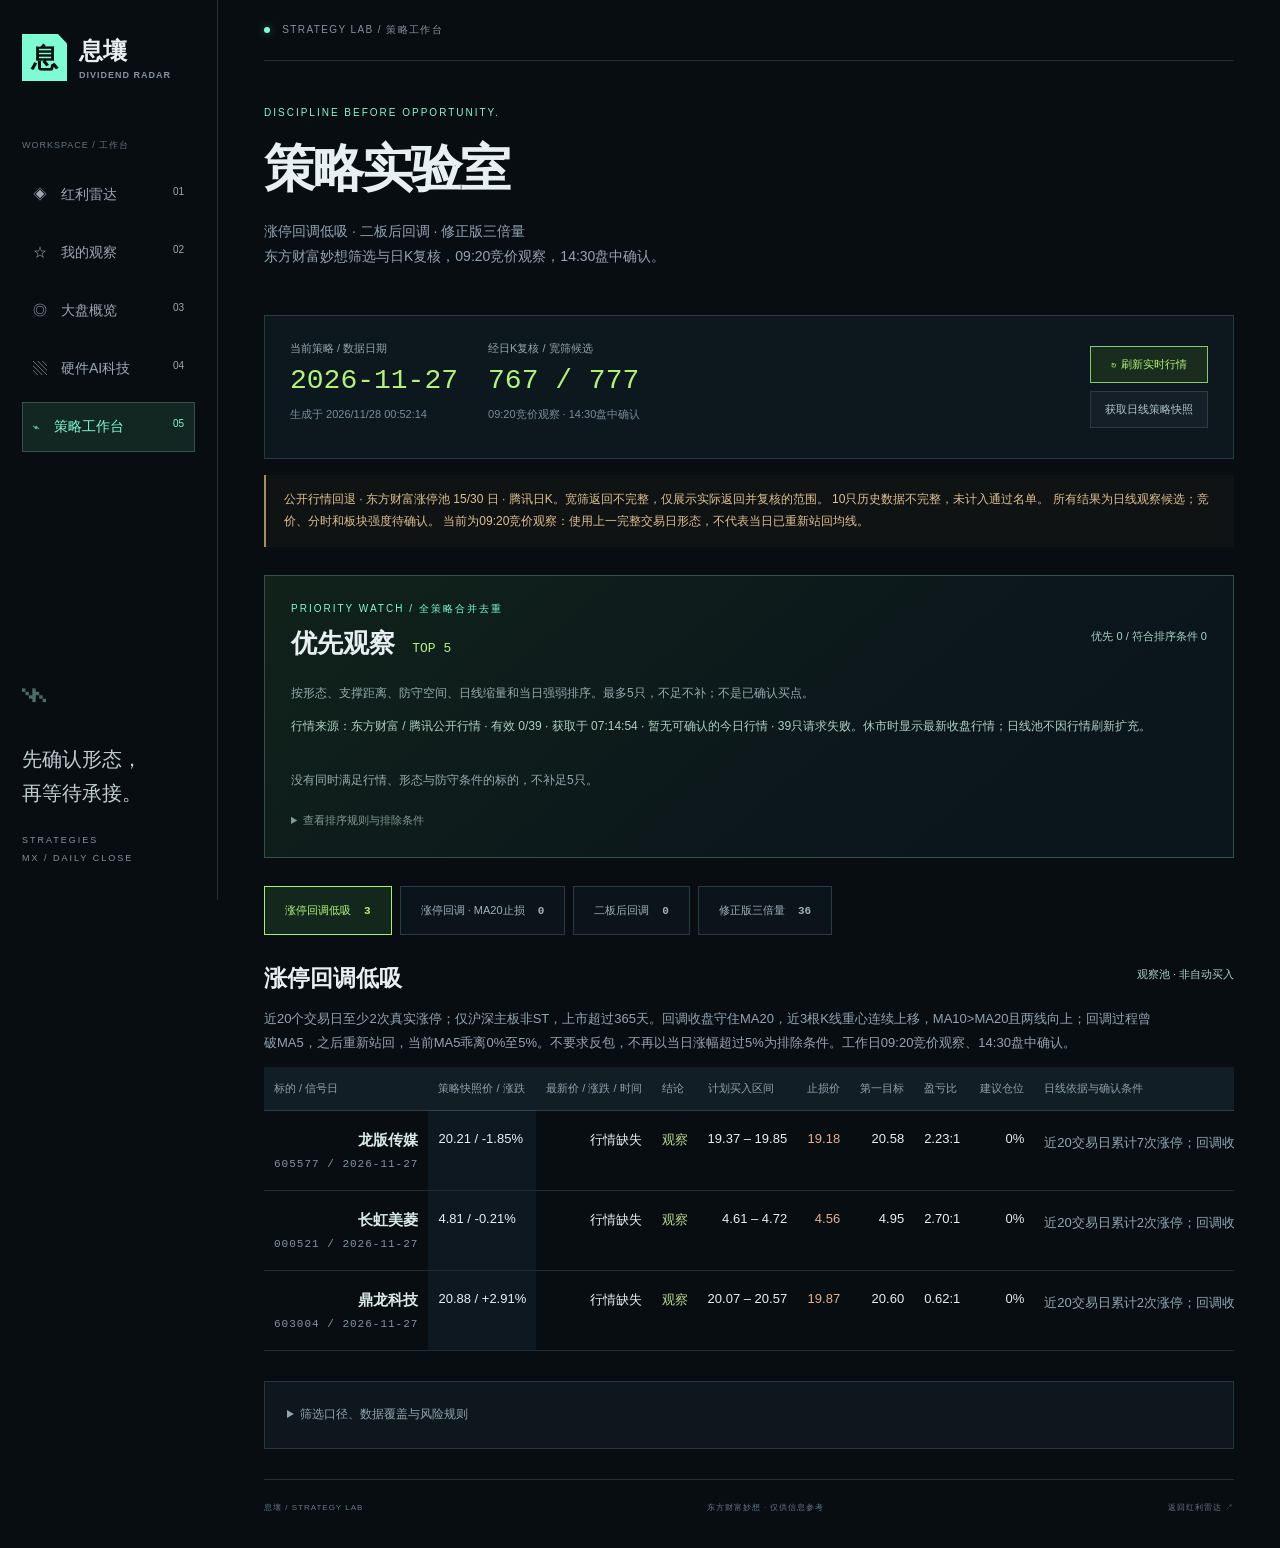
<file: strategy.html>
<!doctype html>
<html lang="zh-CN"><head><meta charset="utf-8"><meta name="viewport" content="width=device-width,initial-scale=1"><meta name="theme-color" content="#080d12"><meta http-equiv="Content-Security-Policy" content="default-src 'none'; script-src 'self'; style-src 'self'; connect-src 'self' https://push2.eastmoney.com https://push2delay.eastmoney.com https://qt.gtimg.cn; img-src 'self'; base-uri 'none'; form-action 'none'; object-src 'none'"><meta name="referrer" content="no-referrer"><title>策略工作台 · 息壤</title><link rel="stylesheet" href="style.css"><link rel="stylesheet" href="strategy.css"></head>
<body><div class="shell"><aside><a class="logo" href="./"><b>息</b><span>息壤<small>DIVIDEND RADAR</small></span></a><div class="side-label">WORKSPACE / 工作台</div><a class="nav" href="./">◈　红利雷达 <span>01</span></a><a class="nav" href="./#favorites">☆　我的观察 <span>02</span></a><a class="nav" href="market.html">◎　大盘概览 <span>03</span></a><a class="nav" href="hardware.html">▧　硬件AI科技 <span>04</span></a><a class="nav active" href="strategy.html" aria-current="page">⌁　策略工作台 <span>05</span></a><div class="side-bottom"><div class="orbit">⌁</div><p>先确认形态，<br>再等待承接。</p><small>STRATEGIES<br>MX / DAILY CLOSE</small></div></aside>
<main><header><span><i class="dot"></i> STRATEGY LAB / 策略工作台</span></header>
<section class="strategy-hero"><div class="eyebrow">DISCIPLINE BEFORE OPPORTUNITY.</div><h1>策略实验室</h1><p>涨停回调低吸 · 二板后回调 · 修正版三倍量<br>东方财富妙想筛选与日K复核，09:20竞价观察，14:30盘中确认。</p></section>
<p id="snapshotStatus" role="status">正在读取策略快照…</p>
<section id="workspace" hidden><div class="strategy-status"><div><small>当前策略 / 数据日期</small><b id="asOf"></b><p id="generated"></p></div><div><small>经日K复核 / 宽筛候选</small><b id="verified"></b><p>09:20竞价观察 · 14:30盘中确认</p></div><div class="strategy-refresh-actions"><button id="refreshQuotes">↻ 刷新实时行情</button><button id="reload">获取日线策略快照</button></div></div><p id="refreshStatus" role="status"></p><div id="coverageAlert" class="strategy-notice"></div><section class="top-picks"><div class="strategy-heading"><div><div class="eyebrow">PRIORITY WATCH / 全策略合并去重</div><h2>优先观察 <span>TOP 5</span></h2></div><span id="topCount">等待最新行情</span></div><p class="top-explain">按形态、支撑距离、防守空间、日线缩量和当日强弱排序。最多5只，不足不补；不是已确认买点。</p><p id="quoteStatus" role="status" aria-live="polite">正在获取东方财富最新行情。</p><div id="topPicks" class="top-pick-grid"></div><p id="topEmpty">正在等待行情校验，暂不生成当前优先名单。</p><details class="ranking-rule"><summary>查看排序规则与排除条件</summary><p>形态30分、距关注区间25分、防守空间20分、日线缩量15分、当日强弱10分，满分100。只比较本策略池，非收益预测。涨停回调不再按当日涨幅超过5%自动排除；跌破防守位、MA5乖离超过5%、高风险/跳空待确认/信号日形态及缺失、滞后行情仍排除。缺少分时承接、板块确认或盈亏比不足时保持观察。</p></details></section><div class="strategy-tabs" role="tablist" aria-label="策略选择"><button role="tab" id="tab-pullback" aria-controls="results" data-kind="pullback" aria-selected="true">涨停回调低吸 <b></b></button><button role="tab" id="tab-maPullback" aria-controls="results" data-kind="maPullback" aria-selected="false">涨停回调 · MA20止损 <b></b></button><button role="tab" id="tab-second" aria-controls="results" data-kind="second" aria-selected="false">二板后回调 <b></b></button><button role="tab" id="tab-triple" aria-controls="results" data-kind="triple" aria-selected="false">修正版三倍量 <b></b></button></div><article id="results" role="tabpanel" aria-labelledby="tab-pullback"><div class="strategy-heading"><h2 id="strategyTitle"></h2><span>观察池 · 非自动买入</span></div><p id="strategyRule"></p><div class="table-scroll"><table><thead><tr><th>标的 / 信号日</th><th>策略快照价 / 涨跌</th><th>最新价 / 涨跌 / 时间</th><th>结论</th><th>计划买入区间</th><th>止损价</th><th>第一目标</th><th id="rewardRiskHeading">盈亏比</th><th>建议仓位</th><th>日线依据与确认条件</th></tr></thead><tbody id="rows"></tbody></table></div><p id="empty" hidden>本次没有通过日线条件的候选，不补足数量。</p></article><details class="strategy-method"><summary>筛选口径、数据覆盖与风险规则</summary><div id="method"></div></details></section>
<footer><span>息壤 / STRATEGY LAB</span><span>东方财富妙想 · 仅供信息参考</span><a href="./">返回红利雷达 ↗</a></footer></main></div><script src="strategy-ranking.js?v=20261113-ma-pullback" defer></script><script src="live-data.js?v=20261113-public-market" defer></script><script src="strategy.js?v=20261113-public-sources" defer></script></body></html>
</file>
<file: style.css>
@import url('https://fonts.googleapis.com/css2?family=Chakra+Petch:wght@400;500;600;700&family=Noto+Sans+SC:wght@400;500;600;700;900&display=swap');
:root{--bg:#080d12;--panel:#0e151c;--line:#23303a;--muted:#84939f;--cyan:#7dfbd3;--lime:#dcff75}*{box-sizing:border-box}body{margin:0;background:var(--bg);color:#e8eff2;font-family:'Chakra Petch','Noto Sans SC',sans-serif;font-size:14px}button,input,select{font:inherit}button,a,input,select{outline-offset:5px}button{cursor:pointer}a{color:inherit;text-decoration:none}.shell{display:flex;max-width:1900px;margin:auto}aside{width:218px;flex-shrink:0;border-right:1px solid var(--line);padding:34px 22px;position:sticky;top:0;height:100vh;display:flex;flex-direction:column}.logo{display:flex;gap:12px;align-items:center}.logo>b{background:var(--cyan);color:#08100d;font-size:27px;display:grid;place-items:center;width:45px;height:47px;clip-path:polygon(0 0,80% 0,100% 20%,100% 100%,0 100%)}.logo span{font-size:24px;font-weight:700}.logo small{display:block;font-size:9px;letter-spacing:1px;color:var(--muted);margin-top:3px}.side-label{color:#64727e;font-size:9px;letter-spacing:1px;margin:58px 0 18px}.nav{background:none;border:1px solid transparent;color:#9ba8b3;padding:15px 10px;text-align:left;margin-bottom:8px}.nav.active{color:var(--cyan);border-color:#32524b;background:#122722}.nav span{float:right;font-size:10px}.side-bottom{margin-top:auto;color:var(--muted)}.side-bottom p{font-size:20px;line-height:1.7;color:#c0ced1}.side-bottom small{font-size:9px;line-height:1.8;letter-spacing:2px}.side-bottom a{display:block;margin-top:26px;font-size:11px}.orbit{font-size:55px;color:#4c6b66}main{padding:0 46px;width:calc(100% - 218px)}header{display:flex;justify-content:space-between;padding:23px 0;border-bottom:1px solid var(--line);font-size:10px;letter-spacing:1.4px;color:var(--muted)}.dot{display:inline-block;height:6px;width:6px;background:var(--cyan);border-radius:50%;box-shadow:0 0 10px #7dfbd366;margin-right:8px}.hero{display:flex;justify-content:space-between;align-items:center;min-height:355px;position:relative;background:radial-gradient(ellipse at 85% 45%,#11292766,transparent 55%)}.eyebrow{font-size:10px;color:var(--cyan);letter-spacing:2px}h1{font-size:44px;font-weight:900;line-height:1.35;letter-spacing:1px;margin:19px 0}h1 em{font-style:normal;color:var(--cyan)}h1 em span{margin-left:22px;color:var(--lime)}.hero p{font-size:12px;color:#96a6af;line-height:1.9}.hero strong{color:#d6e2e5}.signal{font-size:10px;display:flex;align-items:center;gap:3px;color:#a1b4bc;margin-top:24px}.radar{width:280px;height:280px;margin-right:40px;position:relative;border:1px solid #31574b;border-radius:50%;background:repeating-radial-gradient(circle,transparent 0 33px,#29483c88 34px 35px,transparent 36px 68px);display:grid;place-items:center}.radar:after{content:'';position:absolute;inset:-12px;border:1px dashed #253d36;border-radius:50%}.sweep{position:absolute;inset:0;border-radius:50%;background:conic-gradient(from 0deg,transparent 65%,#7dfbd321 99%,#7dfbd360);animation:scan 15s linear infinite}.cross{position:absolute;width:100%;height:1px;background:#29483c}.cross:after{content:'';position:absolute;height:280px;width:1px;background:#29483c;left:50%;top:-140px}.radar-center{text-align:center;z-index:1;background:#0a1519dd;padding:12px}.radar-center b{display:block;font-size:66px;line-height:1.2;color:var(--cyan);font-weight:500}.radar-center b span{font-size:28px}.radar small{font-size:8px;letter-spacing:2px;color:#7da69b}.radar label{position:absolute;bottom:-30px;font-size:8px;color:#55766a;letter-spacing:2px}.blip{position:absolute;width:6px;height:6px;background:var(--lime);box-shadow:0 0 13px var(--lime);border-radius:50%}.b1{top:43px;left:90px}.b2{right:39px;top:110px}.b3{bottom:37px;left:84px}.stats{display:grid;grid-template-columns:repeat(4,1fr);border:1px solid var(--line);background:#0d151b;margin:20px 0 42px}.stats article{padding:23px;border-right:1px solid var(--line)}.stats article:last-child{border:0}.stats small{color:var(--muted);font-size:10px;letter-spacing:1px}.stats b{display:block;font-size:36px;margin:12px 0 9px;font-weight:500}.stats b.date{font-size:24px;margin-top:23px}.stats span{color:#73858e;font-size:10px}.cyan{color:var(--cyan)}.board{border:1px solid var(--line);background:var(--panel)}.board-title{padding:24px;display:flex;justify-content:space-between;align-items:center}.board-title .eyebrow{font-size:8px;color:var(--muted)}h2{font-size:21px;margin:8px 0 0}h2 span{font-size:10px;color:var(--cyan);font-weight:400;margin-left:10px}button,select{border:1px solid #2a3c46;background:#141f27;color:#b1c4cc;padding:10px 14px;font-size:11px}button:hover{border-color:var(--cyan);color:var(--cyan)}.toolbar{display:flex;gap:12px;padding:0 24px 22px;flex-wrap:wrap}.tabs{display:flex;gap:3px;margin-right:auto}.tabs button{border:0;background:transparent;color:#83959f}.tabs button.selected{color:var(--cyan);background:#18322c}.search{border:1px solid var(--line);padding:8px 10px;color:#718e99}.search input{border:0;background:transparent;color:white;font-size:11px;width:150px}.table-scroll{overflow:auto}table{border-collapse:collapse;width:100%;white-space:nowrap}th{font-size:10px;color:#8ba0aa;background:#121e26;font-weight:400;text-align:right;padding:14px}td{padding:17px 14px;text-align:right;border-bottom:1px solid #1b2a33;font-size:12px}th:nth-child(2),td:nth-child(2){text-align:left}td:nth-child(2) b{display:block;font-size:13px;font-weight:500}td small{color:#6f8691;display:block;font-size:10px;margin-top:5px;letter-spacing:1px}td .yield{color:var(--cyan);font-size:19px}td .track{display:block;height:2px;background:#203b35;margin-top:6px;width:70px;margin-left:auto}td .track i{display:block;background:var(--cyan);height:100%}tr:hover{background:#14232a}.star{padding:2px;border:0;background:none;font-size:19px;color:#6b818e}.star.saved{color:var(--lime)}.up{color:#ff869b}.down{color:#7dfbd3}.detail-button{border:0;background:none;padding:3px;color:#90a7b1;font-size:16px}.badge{font-size:9px;border:1px solid #30414b;padding:3px 7px;color:#a0b5bd}.table-footer{padding:15px 24px;display:flex;justify-content:space-between;font-size:10px;color:#708892}#empty{text-align:center;padding:65px;color:var(--muted)}.notes{display:grid;grid-template-columns:1.4fr 1fr;gap:38px;padding:28px 0 32px;color:#7f959f}.notes h3{font-size:12px;color:#bdccd2;font-weight:500}.notes p{font-size:10px;line-height:1.9;margin:0}.notes>div:first-child{position:relative;padding-left:27px}.notes>div>span{position:absolute;left:0;top:10px;color:var(--cyan)}footer{border-top:1px solid var(--line);display:flex;justify-content:space-between;padding:22px 0 30px;font-size:8px;letter-spacing:1px;color:#607985}#alert:not(:empty){padding:13px;border:1px solid #937b3d;color:#e8cf8a;background:#292414;margin:15px 0;font-size:12px}dialog{background:#101e26;color:#e0eef2;border:1px solid #477b6d;max-width:550px;width:90%;padding:28px;line-height:1.9}dialog::backdrop{background:#000a;backdrop-filter:blur(5px)}#closeDetail{float:right}dialog p{color:#98b0ba;font-size:12px}dialog li{font-size:12px}dialog a{color:var(--cyan)}@keyframes scan{to{transform:rotate(360deg)}}@media(min-width:1500px){main{padding:0 65px}.hero{min-height:400px}h1{font-size:52px}}@media(max-width:1100px){aside{width:175px;padding:25px 15px}main{width:calc(100% - 175px);padding:0 25px}.radar{margin-right:10px;width:230px;height:230px}.cross:after{height:230px;top:-115px}h1{font-size:35px}.stats article{padding:18px 12px}.stats b{font-size:29px}}@media(max-width:760px){aside{width:100%;height:auto;position:relative;flex-direction:row;padding:18px;gap:12px;border-right:0;border-bottom:1px solid var(--line);align-items:center}.shell{display:block}.logo>b{width:32px;height:35px;font-size:20px}.logo span{font-size:18px}.logo small{font-size:7px}.side-label,.side-bottom{display:none}.nav{font-size:10px;padding:10px 7px;margin:0}.nav span{display:none}main{width:100%;padding:0 18px}header{font-size:8px}.hero{min-height:340px}.hero>div:first-child{position:relative;z-index:2}h1{font-size:34px}.radar{position:absolute;right:0;opacity:.22;width:220px;height:220px}.stats{grid-template-columns:1fr 1fr;margin:0 0 25px}.stats article:nth-child(2){border:0}.stats article:nth-child(-n+2){border-bottom:1px solid var(--line)}.stats b.date{font-size:21px}.board-title{padding:20px 15px}.toolbar{padding:0 15px 15px;gap:10px}.tabs{width:100%}.search{flex:1}.search input{width:130px}.notes{grid-template-columns:1fr;gap:10px}footer{gap:15px;flex-wrap:wrap}.table-footer{padding:15px;font-size:9px}}@media(prefers-reduced-motion:reduce){*{animation:none!important}}
.ownership{display:inline-block;font-size:9px;margin-top:7px;padding:3px 6px;border:1px solid #566a37;background:#252f18;color:#d8ff82;letter-spacing:.5px}.ownership.local{border-color:#315c80;background:#122d43;color:#8dcfff}.ownership.unknown{border-color:transparent;background:transparent;padding-left:0;color:#718490;font-size:8px}.ownership-detail{padding:12px 15px;border:1px solid #304638;background:#14251e;margin:20px 0}.ownership-detail h3{color:#dcff75;font-size:14px}
.band{display:inline-block;padding:4px 10px;font-size:12px;border:1px solid;letter-spacing:1px}.band-high{background:#302621;color:#ffbf87;border-color:#664f39}.band-mid{background:#192c32;color:#99d6ee;border-color:#33525f}.band-low{background:#212e21;color:#c5f28f;border-color:#415c39}.trend-cell>span{font-size:12px;white-space:nowrap}.trend-up{color:#ff9ca5}.trend-down{color:#7dfbd3}.muted{color:#718490}.boll-legend{display:flex;flex-wrap:wrap;gap:10px 22px;padding:18px 0;color:#8aa0aa;font-size:10px;line-height:1.9}.boll-legend b{color:#7dfbd3;letter-spacing:1px}.technical-detail{margin:20px 0;border:1px solid #304f5c;background:#12212b;padding:12px 15px}.technical-detail h3{color:#9edff9;font-size:14px}dialog{max-height:85vh;overflow:auto}
.financial-badge{display:inline-block;margin-top:6px;padding:3px 8px;font-size:10px;border:1px solid #41545d;background:#19282f;color:#bdd1da}.financial-badge.good{color:#a7ffcf;background:#173329;border-color:#3c745d}.financial-badge.weak{color:#ffacb9;background:#351f2b;border-color:#754252}.financial-badge.mixed{color:#e5d5a3;background:#302c20;border-color:#5d563b}.industry-cell b{font-size:11px;display:block}.industry-cell,.company-cell{text-align:left}.analysis-button{font-size:10px;background:transparent;border:0;padding:6px 0;color:#87d8e4}.financial-detail{margin:20px 0;border:1px solid #355d55;padding:18px;background:#10241f}.financial-detail h3{font-size:17px;color:#d4f7e6}.financial-detail h4{font-size:12px;margin:20px 0 8px;color:#d5e9e1}.financial-grid{display:grid;grid-template-columns:1fr 1fr;gap:10px}.financial-grid>div{border:1px solid #28463e;padding:12px;background:#0e1b19}.financial-grid small{font-size:9px;display:block;color:#8ca99f}.financial-grid b{font-size:18px;display:block;margin:7px 0}.financial-grid span{font-size:10px;color:#a7c8b9}.financial-risks{color:#e6c291}.sector-analysis{border-top:1px solid #375448;margin-top:20px}.financial-detail details{font-size:11px;color:#94b5a7}.financial-detail summary{cursor:pointer}.financial-detail li{line-height:1.9}.financial-legend{padding-top:20px;font-size:10px;line-height:1.9;color:#94b7ab}th:nth-child(2),td:nth-child(2){position:sticky;left:0;z-index:2;background:#0e1820;box-shadow:4px 0 8px #080d1260}thead th:nth-child(2){background:#121e26;z-index:3}
.board-actions{display:flex;gap:8px;flex-wrap:wrap}.stock-share{display:block;font-size:9px;padding:3px 0;border:0;background:none;color:#8edaca;margin-top:5px}.detail-share{margin-top:14px;color:var(--cyan);border-color:#3d7868}.share-heading{display:flex;gap:15px;justify-content:space-between;align-items:center}.share-heading h2{font-size:18px}.share-heading button{flex-shrink:0}#shareDialog{max-width:680px;padding:22px}#shareStatus{min-height:20px;font-size:12px;color:#a9c9bd}.share-image-wrap{max-height:57vh;overflow:auto;background:#080f16}#shareImage{display:block;width:100%;height:auto}#shareImage[hidden]{display:none}.share-actions{display:flex;gap:10px;margin-top:16px;flex-wrap:wrap}.download-share{display:inline-block;padding:10px 16px;border:1px solid #72d4b5;background:#17352b;color:#a1ffdb;font-size:12px}.download-share[hidden]{display:none}button:disabled{opacity:.4;cursor:not-allowed}.share-hint{font-size:10px!important;color:#859f95!important}@media(max-width:760px){.board-title{align-items:flex-start;gap:10px}.board-actions{justify-content:flex-end;max-width:160px}.board-actions button{padding:8px;font-size:10px}#shareDialog{width:95%;padding:16px}.share-heading h2{font-size:15px}}
aside a.nav{display:block}
@media(max-width:760px){aside{flex-wrap:wrap}}

footer{flex-wrap:wrap}.visitor-stats{width:100%;display:flex;align-items:center;gap:20px;flex-wrap:wrap;border-top:1px solid #253d46;padding-top:16px;margin-top:8px;font-size:11px;color:#8ba9b3}.visitor-stats b{color:#b8dfd6;font-weight:500;margin-left:7px}.visitor-stats small{font-size:9px;color:#77929b}.visitor-stats a{color:#8dc9b6}@media(max-width:600px){.visitor-stats{gap:12px}.visitor-stats small{width:100%;line-height:1.7}}

.boll-focus{display:flex;flex-wrap:wrap;align-items:center;gap:8px 14px;padding:0 clamp(15px,3vw,26px) 14px;color:#9ab2bb;font-size:12px}
.boll-focus button,.double-low-badge{color:#d4ffab;background:#263923;border:1px solid #58724a}
.boll-focus button{padding:7px 11px;border-radius:4px;font-weight:700}
.boll-focus button span{margin-left:4px;font-variant-numeric:tabular-nums}
.boll-focus button[aria-pressed="true"]{background:#d4ffab;color:#182519}
.boll-focus button:focus-visible{outline:2px solid #d4ffab;outline-offset:3px}
.double-low-badge{display:table;margin:5px 0;padding:2px 6px;font-size:11px;white-space:nowrap}
.double-low-row td:first-child{box-shadow:inset 3px 0 #b6e78f}
</file>
<file: market.css>
aside a.nav{display:block}.market-hero{display:flex;justify-content:space-between;align-items:center;gap:20px;padding:36px 0}.market-hero h1{font-size:46px;margin:16px 0;color:#dff6ee}.market-hero h1 span{font-size:18px;color:#4d776a;letter-spacing:3px;margin-left:12px}.market-hero p{color:#8ca1ac;line-height:1.9;font-size:12px}.market-date{text-align:right}.market-date small{color:#718c99;font-size:10px}.market-date b{display:block;font-size:27px;color:#dcff75;font-weight:500;margin:12px 0}.market-date>span{display:block;font-size:9px;color:#7f9b92;line-height:1.8}.index-grid{display:grid;grid-template-columns:repeat(4,1fr);gap:12px;margin-bottom:24px}.index-grid article{background:#0f1b23;border:1px solid #233944;padding:19px;position:relative;overflow:hidden}.index-grid article:after{content:'';position:absolute;bottom:0;left:0;width:25%;height:2px;background:#71eac1;opacity:.4}.index-grid article>div{display:flex;justify-content:space-between;gap:8px;font-size:12px}.index-grid small{color:#718a97;font-size:9px;letter-spacing:1px}.index-grid article>b{font-weight:500;font-size:26px;display:block;margin:16px 0 8px}.index-grid strong{font-size:12px;font-weight:500;margin-right:12px}.index-grid article>small{font-size:8px}.market-overview{display:grid;grid-template-columns:1fr 1.2fr;gap:20px}.mood-panel,.breadth-panel,.volume-panel,.sector-panel{background:#0d171e;border:1px solid #233944;padding:24px}.panel-heading{display:flex;justify-content:space-between;align-items:center;gap:18px;margin:10px 0 24px}.panel-heading h2{font-size:21px;font-weight:600}.panel-heading>span{font-size:10px;color:#7e99a5}.panel-heading h2 span{font-size:11px;color:#7dfbd3;letter-spacing:2px;margin-left:12px}.mood-body{display:flex;gap:27px;align-items:center;margin:27px 0 23px}.mood-dial{--score:0%;width:135px;height:135px;border-radius:50%;background:conic-gradient(#dcff75 var(--score),#23332f 0);padding:5px;flex-shrink:0;box-shadow:0 0 40px #b4fc7220}.mood-dial>div{border-radius:50%;height:100%;background:#0b1719;display:flex;flex-direction:column;align-items:center;justify-content:center}.mood-dial b{font-size:45px;font-weight:500;color:#dcff75}.mood-dial small{font-size:10px;color:#6c9284}.mood-body h3{font-size:28px;color:#dcff75;font-weight:500;margin:0 0 12px}.mood-body p{font-size:11px;color:#8da59f;line-height:1.9}.mood-panel details{font-size:10px;color:#7a9790}.mood-panel summary,.volume-panel summary{cursor:pointer}.mood-panel details p{line-height:1.9}.breadth-numbers{display:grid;grid-template-columns:repeat(3,1fr);gap:12px}.breadth-numbers small,.limit-grid small{display:block;font-size:10px;color:#839ba5}.breadth-numbers b{display:block;font-size:31px;font-weight:500;margin-top:12px}.breadth-bar{display:flex;width:100%;height:7px;gap:3px;margin:20px 0 25px}.breadth-bar span{min-width:1px}.limit-grid{display:grid;grid-template-columns:1fr 1fr 1.3fr;gap:20px;border-top:1px solid #253945;padding-top:20px}.limit-grid b{display:block;font-size:25px;font-weight:500;margin-top:12px}.market-footnote{font-size:9px;line-height:1.8;color:#738d99;margin:22px 0 0}.volume-panel{margin:20px 0}.volume-metrics{display:grid;grid-template-columns:repeat(4,1fr);gap:12px;padding:5px 0 18px}.volume-metrics small{display:block;font-size:10px;color:#7f99a6}.volume-metrics b{display:block;font-size:26px;font-weight:500;margin:12px 0}.volume-chart{margin:10px 0}.volume-chart svg{display:block;width:100%;min-width:570px}.volume-chart{overflow:auto}.volume-panel details{font-size:10px;color:#8da7b1;margin-top:17px}.volume-panel td:first-child{font-variant-numeric:tabular-nums}.volume-panel td:nth-child(2),.volume-panel th:nth-child(2){position:static;box-shadow:none;background:transparent}.sector-row{display:grid;grid-template-columns:30px 200px 1fr 90px 100px 16px;align-items:center;gap:18px;padding:15px 0;border-bottom:1px solid #20313b;transition:background .15s}.sector-row:hover{background:#14252b}.sector-row .rank{font-size:13px;color:#5d7a87}.sector-row:nth-child(-n+3) .rank{color:#dcff75}.sector-name>b{font-size:13px;font-weight:500}.sector-name small{display:block;margin-top:6px;color:#65808d;font-size:8px;letter-spacing:1px}.sector-row>b{text-align:right;font-size:18px;font-weight:500}.sector-row>small{font-size:9px;color:#7e96a2;text-align:right}.sector-track{height:5px;background:#1d3236}.sector-track i{display:block;height:100%;background:linear-gradient(90deg,#294f46,#86e5c0);min-width:2px}.sector-arrow{font-size:14px;color:#5f7d84}.market-method{padding:28px 0 30px;font-size:10px;color:#7f98a4;line-height:1.9}.market-method h3{font-size:12px;color:#b1c8cf;font-weight:500}.market-method a{color:#8cc5b3}#marketAlert:not(:empty){padding:14px;color:#ecd393;border:1px solid #685d39;background:#242419;margin-bottom:20px;font-size:12px}@media(min-width:1500px){.index-grid article>b{font-size:32px}.market-hero{padding:48px 0}.mood-body{gap:40px}.mood-dial{width:155px;height:155px}}@media(max-width:1100px){.market-overview{grid-template-columns:1fr}.mood-body{margin:18px 0}.index-grid article{padding:14px}.index-grid article>div{flex-direction:column;gap:5px}.index-grid article>b{font-size:23px}.sector-row{grid-template-columns:24px 160px 1fr 80px 85px 12px;gap:12px}}@media(max-width:760px){aside{flex-wrap:wrap}aside a.nav{font-size:9px;padding:8px 5px}.market-hero{display:block;padding:26px 0}.market-hero h1{font-size:36px}.market-date{text-align:left;margin-top:22px}.market-date b{display:inline-block;font-size:22px;margin:0 0 0 15px}.market-date>span{margin-top:10px}.index-grid{grid-template-columns:repeat(2,1fr);gap:9px}.index-grid article>div{flex-direction:row}.index-grid article>b{font-size:25px}.mood-panel,.breadth-panel,.volume-panel,.sector-panel{padding:18px}.volume-metrics{grid-template-columns:repeat(2,1fr);gap:8px 15px}.volume-metrics b{font-size:23px}.panel-heading{gap:12px}.panel-heading h2{font-size:18px}.panel-heading>span{font-size:8px;line-height:1.8;text-align:right}.sector-row{grid-template-columns:20px 1fr 80px;gap:12px}.sector-track,.sector-arrow,.sector-row>small{display:none}.mood-body{gap:24px}.mood-dial{width:120px;height:120px}.breadth-numbers b{font-size:28px}.limit-grid{gap:12px}.limit-grid b{font-size:22px}}
.market-header-actions{display:flex;align-items:center;gap:18px}.market-header-actions button{font-size:10px;padding:7px 12px;color:#7dfbd3;border-color:#386557}@media(max-width:760px){.market-header-actions{gap:10px}.market-header-actions a{display:none}}
.sector-period-picker{text-align:right}.sector-periods{display:flex;gap:6px;margin-bottom:10px}.sector-periods button{font-size:10px;padding:8px 12px;background:transparent}.sector-periods button.selected{color:#7dfbd3;background:#18372d;border-color:#497768}.sector-period-picker>span{font-size:9px;color:#78929c}@media(max-width:760px){.sector-panel .panel-heading{flex-wrap:wrap}.sector-period-picker{text-align:left}.sector-periods button{font-size:10px}.sector-periods{margin-top:10px}}
</file>
<file: hardware.css>
.hardware-hero{display:flex;align-items:center;justify-content:space-between;gap:25px;padding:42px 0 34px;background:radial-gradient(ellipse at 85% 40%,#18243888,transparent 55%)}.hardware-hero h1{font-size:47px;margin:20px 0;color:#e6f3f3;line-height:1.35}.hardware-hero h1 em{color:#9bdbff}.hardware-hero p{font-size:12px;color:#8ea6b5;line-height:1.95}.chip-art{width:250px;height:250px;position:relative;display:grid;place-items:center;margin-right:40px}.chip-pins{position:absolute;inset:0;border:1px solid #385a6b;background:repeating-linear-gradient(0deg,transparent 0 13px,#4e718144 14px 15px,transparent 16px 25px)}.chip-pins:after{content:'';position:absolute;inset:16px;border:1px dashed #6792a5;transform:rotate(45deg);opacity:.3}.chip-core{position:relative;width:194px;height:194px;background:#0d1c29;box-shadow:0 0 45px #74c5ff19;border:1px solid #548298;display:flex;align-items:center;justify-content:center;flex-direction:column}.chip-core small{font-size:7px;letter-spacing:1.5px;color:#719db2}.chip-core b{font-size:78px;color:#a8deff;line-height:1.4;font-weight:500}.chip-core>span{font-size:8px;letter-spacing:2px;color:#78a4b8}.chip-art>label{position:absolute;bottom:-28px;font-size:8px;letter-spacing:2px;color:#55778b}.hardware-stats{margin:15px 0 35px}.hardware-stats b{font-size:32px}.breadth-slash{font-size:22px!important;color:#65808a!important}.hardware-segments{margin-bottom:26px}.segment-cards{display:grid;grid-template-columns:repeat(4,1fr);gap:10px}.segment-card{text-align:left;background:#0e1b25;border:1px solid #2b404d;padding:17px;transition:border-color .15s,background .15s}.segment-card small{display:block;font-size:8px;color:#678799;letter-spacing:1px}.segment-card b{display:block;font-size:13px;font-weight:500;color:#c3dce7;margin:12px 0}.segment-card strong{font-size:24px;font-weight:500;display:block;margin:5px 0 10px}.segment-card>span{font-size:9px;color:#7393a4}.segment-card.selected{border-color:#84c9eb;background:#142c3c}.segment-card:hover{border-color:#84c9eb}.hardware-change{font-size:17px;font-weight:500}.hardware-rank{font-size:11px;color:#5d7a8d}.hardware-board .toolbar select:first-child{margin-right:auto}.hardware-board .search input{width:185px}.hardware-board td:nth-child(2){min-width:160px}.hardware-board td:nth-child(2) small:last-child{font-size:8px;letter-spacing:0}.hardware-board td:nth-child(2) b{font-size:14px}.hardware-board th:first-child,.hardware-board td:first-child{padding-left:20px}.remove-hardware{font-size:9px;border-color:#57414c;color:#cba8b5;padding:5px 8px;background:transparent}#hardwareEmpty{padding:55px;text-align:center;color:#87a1b2}#hardwareAlert:not(:empty){padding:14px;margin:5px 0 22px;border:1px solid #5a6670;background:#17232b;color:#b5cdd9;font-size:12px}.hardware-field{display:block;font-size:12px;color:#adcad7;margin:20px 0}.hardware-field input,.hardware-field select{display:block;margin-top:9px;width:100%;padding:12px;border:1px solid #3b5c6c;color:#e4f0f4;background:#0c1b25;letter-spacing:1px}.hardware-field input:focus{border-color:#8fd4f9}#hardwareAddMessage{color:#b7e4fa;min-height:24px}#hardwareDetail{max-width:620px}#closeHardwareDetail{float:right}.hardware-detail-price{display:flex;gap:30px;align-items:center;margin:25px 0}.hardware-detail-price b{font-size:35px;color:#b2e2fc}.hardware-detail-price span{font-size:24px}#hardwareDetail h3{font-size:13px;color:#beddee;margin-top:25px}#hardwareDetail p{line-height:2}@media(max-width:1100px){.chip-art{width:200px;height:200px;margin-right:15px}.chip-core{width:155px;height:155px}.chip-core b{font-size:64px}.hardware-hero h1{font-size:40px}.hardware-stats b{font-size:27px}}@media(max-width:760px){.hardware-hero{position:relative;padding:30px 0}.hardware-hero>div:first-child{position:relative;z-index:2}.hardware-hero h1{font-size:35px}.chip-art{position:absolute;right:0;opacity:.2;width:180px;height:180px;margin:0}.hardware-hero p{font-size:10px}.segment-cards{grid-template-columns:repeat(2,1fr)}.segment-card{padding:14px}.segment-card strong{font-size:22px}.hardware-stats b{font-size:27px}.hardware-board .search{width:100%}.hardware-board .search input{width:220px}.market-header-actions{gap:5px}.market-header-actions button{padding:7px;font-size:9px}header>span{font-size:8px}.hardware-stats span{line-height:1.7}.hardware-field input{font-size:16px}}
#hardwareBreadth>span:not(.breadth-slash){font-size:inherit}
.drawdown{font-size:17px;color:#e4d496}.leader-analysis{padding:15px;border:1px solid #304b5c;background:#10212b;margin:18px 0}.leader-analysis h3{margin:0 0 14px!important}.leader-analysis li{font-size:11px;line-height:1.9;color:#a1bdcb}.order-evidence{border-top:1px solid #2f4751;padding:14px 0}.order-evidence b{font-size:11px;color:#c6e5ed}.order-evidence a{font-size:11px}.hardware-board td:nth-child(6),.hardware-board td:nth-child(8),.hardware-board td:nth-child(9){min-width:140px}.hardware-board td small{line-height:1.8}


.moat-tag{color:#a6d7ef;font-size:12px}.hardware-board td:nth-child(6){min-width:180px}.hardware-board td:nth-child(7),.hardware-board td:nth-child(9),.hardware-board td:nth-child(10),.hardware-board td:nth-child(11){min-width:145px}

.leader-analysis>small{display:block;line-height:1.9;margin-top:4px}

.technical-scope{font-size:10px;color:#8faebd;line-height:1.9;padding:0 20px 14px;margin:0}.hardware-board td:nth-child(7){min-width:210px}.hardware-board td:nth-child(8),.hardware-board td:nth-child(10),.hardware-board td:nth-child(11),.hardware-board td:nth-child(12){min-width:145px}
</file>
<file: strategy.css>
[hidden]{display:none!important}.strategy-hero{padding:46px 0 32px}.strategy-hero h1{font-size:clamp(32px,4vw,56px);letter-spacing:-2px;margin:16px 0}.strategy-hero h1 span{font:12px monospace;letter-spacing:2px;color:#a6f06d}.strategy-hero p,.login-panel p,#strategyRule,.strategy-method{color:#91a5b2;line-height:1.8}.login-panel{max-width:520px;margin:10px auto 70px;padding:36px;border:1px solid #284136;background:linear-gradient(140deg,#10251d,#0b131c 60%);box-shadow:0 0 70px #83ed8a09}.login-panel h2{font-size:26px;margin:14px 0}.login-panel label{display:block;color:#adbec6;font-size:12px;margin:18px 0 8px}.login-panel input{box-sizing:border-box;width:100%;padding:14px;background:#080f15;border:1px solid #31444e;color:#e4f5f0;font-size:16px;border-radius:3px}.login-panel input:focus{outline:1px solid #a6f06d}.unlock{width:100%;margin:24px 0 0;background:#b1f378;color:#0b1710;border:0;padding:15px;font-weight:700;font-size:15px}.login-panel small{font-size:11px;color:#77938c;line-height:1.7}.login-panel #loginStatus{min-height:24px;color:#e9b578;font-size:13px}.strategy-status{display:flex;gap:30px;align-items:center;padding:25px;border:1px solid #263c44;background:#0d171e}.strategy-status small{display:block;color:#94a7af;font-size:11px}.strategy-status b{display:block;font:28px monospace;color:#b1f378;margin-top:9px}.strategy-status p{font-size:11px;color:#758e9b}.strategy-status button{margin-left:auto}.strategy-tabs{display:flex;gap:8px;margin:28px 0 20px;flex-wrap:wrap}.strategy-tabs button{padding:16px 20px;border:1px solid #263c44;background:#0b141b;color:#9db1bb}.strategy-tabs button[aria-selected=true]{border-color:#a6f06d;color:#b1f378;background:#14271d}.strategy-tabs b{margin-left:10px;font-family:monospace}.strategy-heading{display:flex;align-items:center;justify-content:space-between}.strategy-heading h2{font-size:23px}.strategy-heading span{font-size:11px;color:#a7d3c4}#strategyRule{font-size:13px;max-width:900px}#results table{width:100%;border-collapse:collapse;min-width:1000px}#results th{font-size:11px;color:#8da3af;text-align:left;padding:14px 10px;border-bottom:1px solid #30414a}#results td{padding:20px 10px;border-bottom:1px solid #1b2d35;font-size:13px;vertical-align:top}#results td small{display:block;font:11px monospace;color:#7c97a4;margin-top:8px}#results td:last-child{max-width:330px;line-height:1.8;color:#91a8b4}#results td strong{color:#d7eae4;font-size:15px}.signal-state{color:#b9dc8e}.guard{color:#e5b28c}.strategy-notice{font-size:12px;line-height:1.8;color:#dec090;background:#322b182f;padding:14px 18px;margin-top:16px;border-left:2px solid #a98f53}.strategy-method{margin:30px 0;padding:22px;background:#0d171d;border:1px solid #24363e;font-size:12px}.strategy-method p{white-space:pre-wrap;overflow-wrap:anywhere}#refreshStatus{color:#a8cbb4;font-size:12px}@media(max-width:700px){.login-panel{padding:24px;margin:0 0 35px}.strategy-status{flex-wrap:wrap;gap:16px}.strategy-status button{margin-left:0}.strategy-tabs button{padding:12px}.strategy-heading{align-items:flex-start;gap:12px}.strategy-hero{padding-top:24px}}
.strategy-refresh-actions{margin-left:auto;display:flex;flex-direction:column;gap:8px}.strategy-refresh-actions button{margin:0}.strategy-refresh-actions #refreshQuotes{border-color:#86c96c;color:#b1f378;background:#192c1d}.top-picks{margin-top:28px;padding:26px;border:1px solid #315343;background:linear-gradient(140deg,#10221a,#0b151c 75%)}.top-picks h2{font-size:26px;margin:10px 0}.top-picks h2 span{font:13px monospace;color:#b1f378}.top-explain,#quoteStatus,#topEmpty{font-size:12px;line-height:1.8;color:#94abae}#quoteStatus{color:#add0bf}.top-pick-grid{display:grid;grid-template-columns:repeat(auto-fit,minmax(230px,1fr));gap:12px;margin-top:20px}.top-pick{padding:22px;background:#09151a;border:1px solid #2b453e;position:relative}.top-pick:first-child{border-top:2px solid #b1f378}.pick-rank{font:12px monospace;letter-spacing:1px;color:#b1f378}.top-pick h3{font-size:22px;margin:16px 0 8px}.top-pick strong{display:block;font:19px monospace;color:#dbeee5;margin:20px 0 12px}.top-pick small{font-size:10px;line-height:1.8;color:#77968f}.top-pick p{font-size:12px;line-height:1.9;color:#a3b8b2}.pick-state{margin:18px 0 10px;color:#b0d58d;font-size:11px}.ranking-rule{font-size:11px;line-height:1.8;color:#829b92;margin-top:20px}.ranking-rule p{max-width:1000px}button:disabled{opacity:.55;cursor:wait}@media(max-width:700px){.top-picks{padding:18px}.top-pick-grid{grid-template-columns:1fr}.strategy-refresh-actions{margin-left:0;flex-direction:row;flex-wrap:wrap}}
</file>
